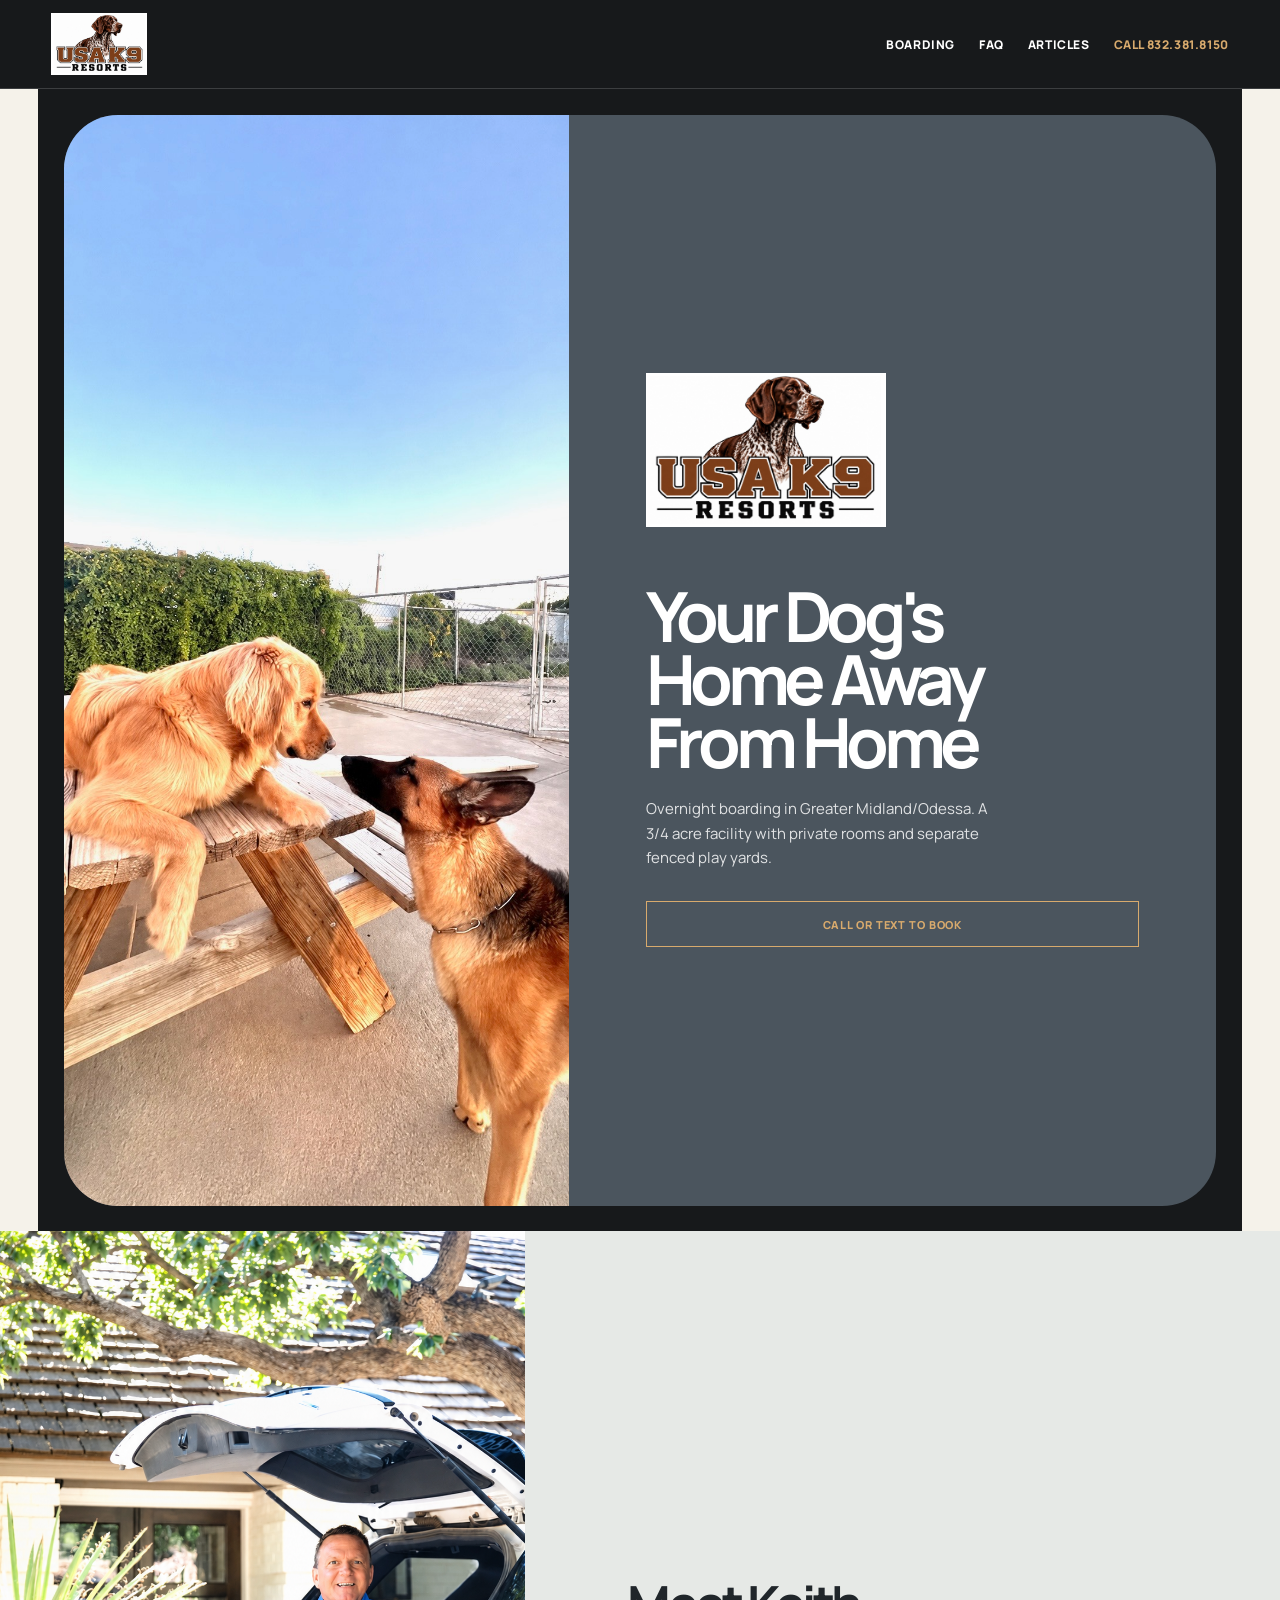
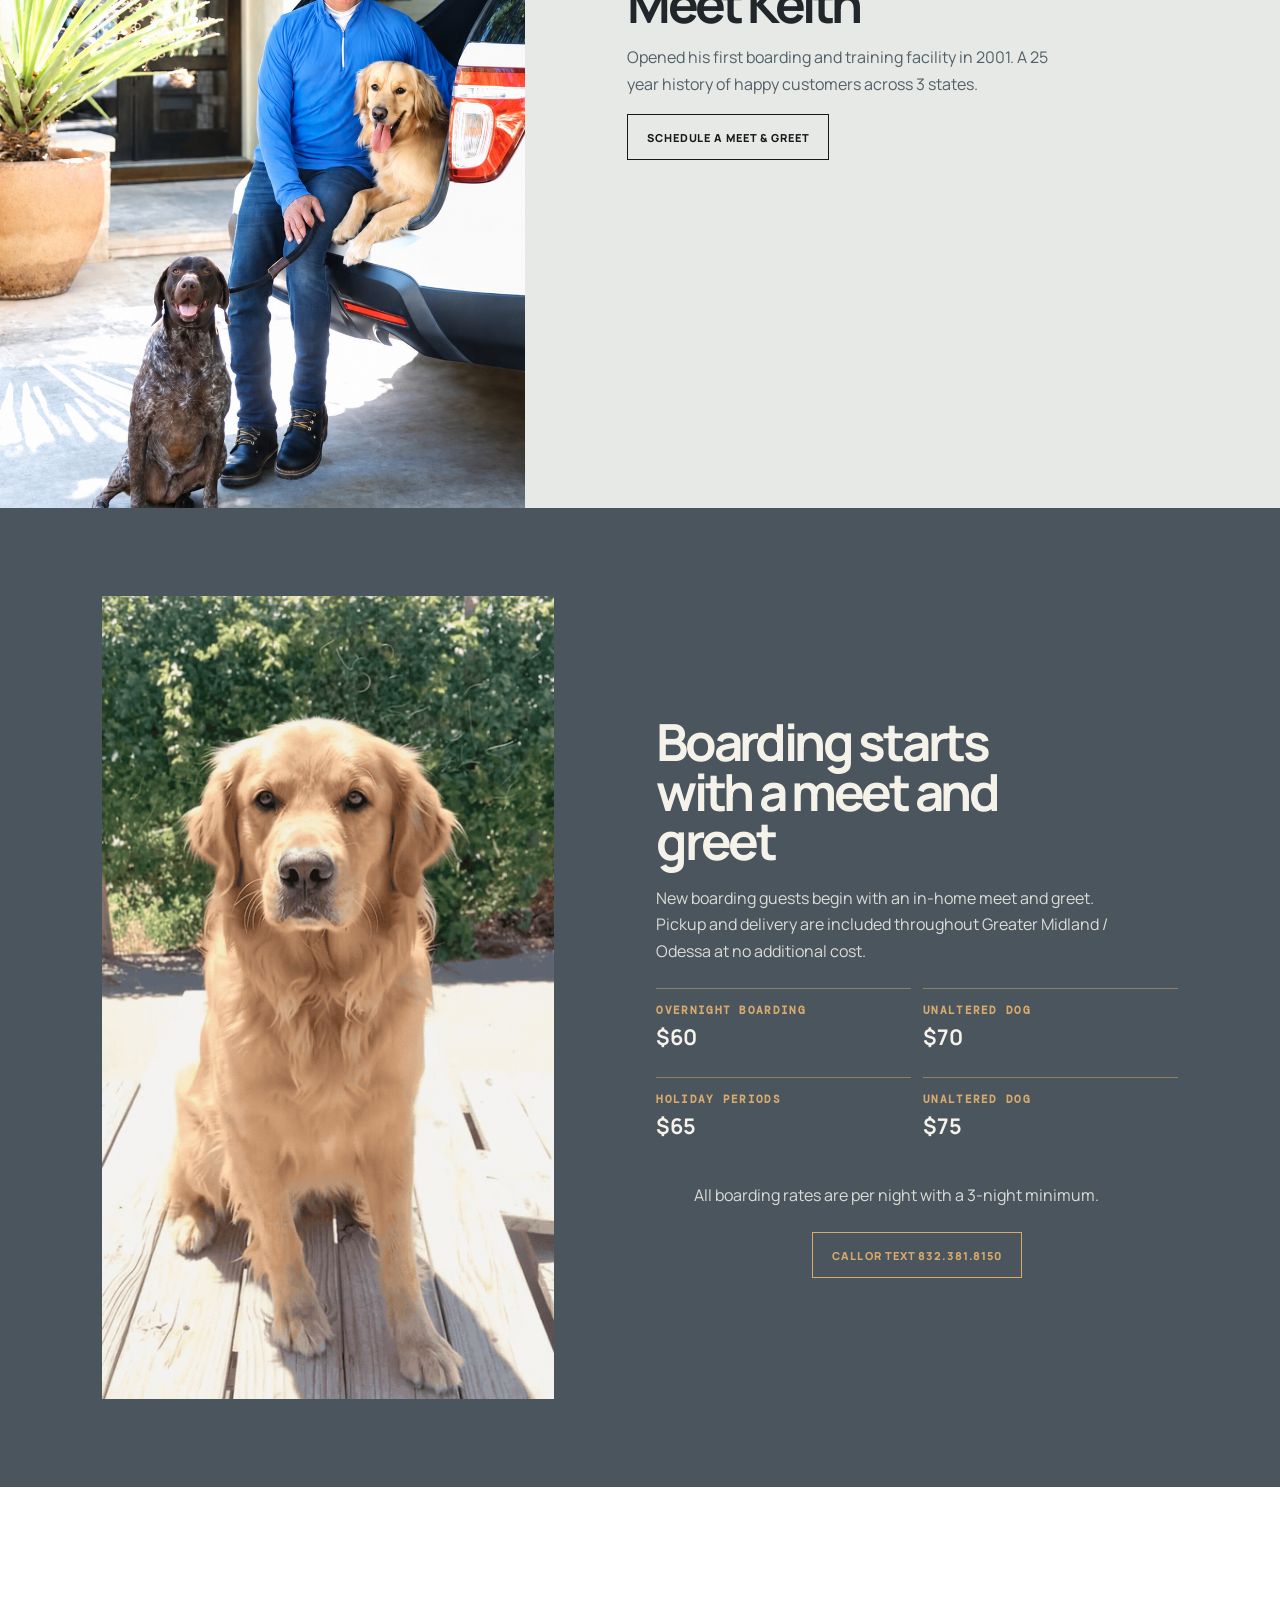
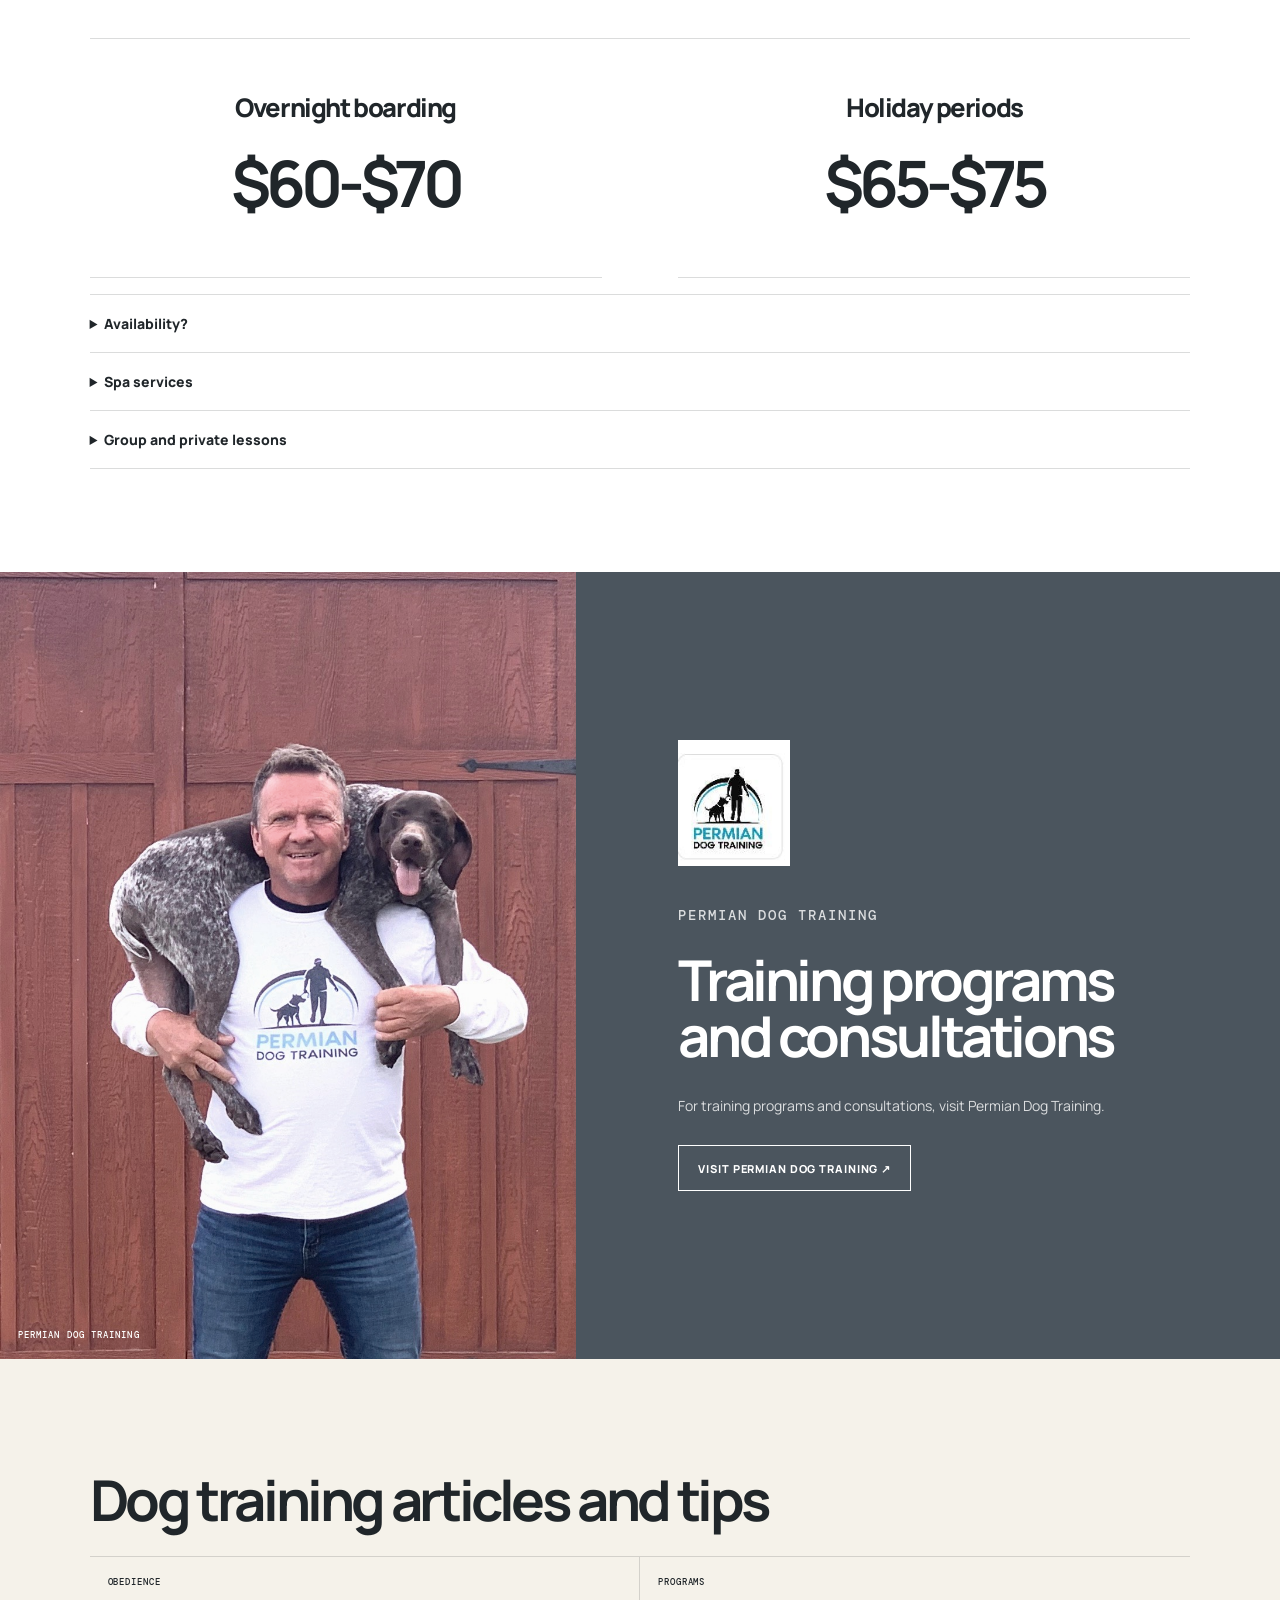
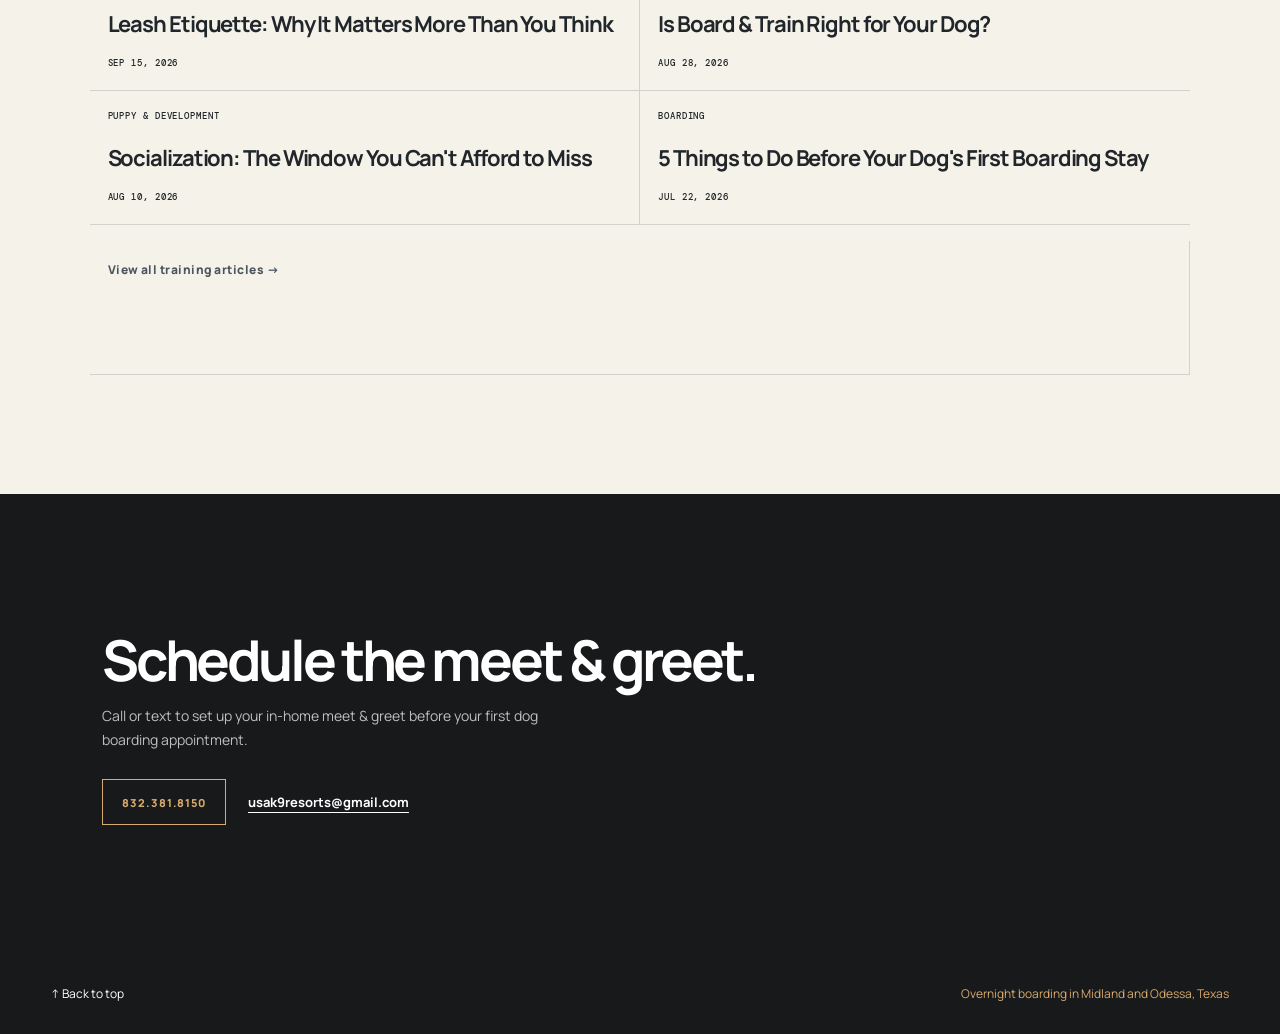
<file: index.html>
<!doctype html><html lang="en"><head><meta charset="utf-8"><meta name="viewport" content="width=device-width,initial-scale=1"><meta name="description" content="Overnight dog boarding in Greater Midland and Odessa, with an in-home meet and greet plus pickup and delivery included."><title>Dog boarding in Midland &amp; Odessa</title><meta property="og:title" content="Dog boarding in Midland &amp; Odessa"><meta property="og:description" content="Overnight dog boarding in Greater Midland and Odessa, with an in-home meet and greet plus pickup and delivery included."><meta property="og:type" content="website"><meta property="og:url" content="https://usak9resorts.com/"><meta property="og:image" content="https://usak9resorts.com/assets/usa-k9-resorts-new-logo.jpg"><meta property="og:image:width" content="1125"><meta property="og:image:height" content="719"><meta property="og:image:alt" content="USA K9 Resorts dog logo"><meta name="twitter:card" content="summary_large_image"><meta name="twitter:title" content="Dog boarding in Midland &amp; Odessa"><meta name="twitter:description" content="Overnight dog boarding in Greater Midland and Odessa, with an in-home meet and greet plus pickup and delivery included."><meta name="twitter:image" content="https://usak9resorts.com/assets/usa-k9-resorts-new-logo.jpg"><link rel="stylesheet" href="brand-directions.css?v=17"><link rel="stylesheet" href="site-pages.css?v=3"><link rel="stylesheet" href="home-overrides.css?v=6"><script src="home-motion.js?v=8" defer></script></head><body>
<nav class="site-nav"><a href="#top"><img src="assets/usa-k9-resorts-new-logo.jpg" alt="USA K9 Resorts"></a><div class="nav-links"><a href="#details">Boarding</a><a href="faq.html">FAQ</a><a href="blog.html">Articles</a><a class="nav-call" href="tel:8323818150">Call 832.381.8150</a></div></nav>
<main><section class="masthead-hero arrival-scene" id="top"><div class="arrival-back"><img src="assets/golden-shepherd.jpg" alt="Two dogs greeting across a picnic table outdoors"></div><div class="arrival-shade" aria-hidden="true"></div><div class="arrival-copy"><img class="arrival-logo" src="assets/usa-k9-resorts-new-logo.jpg" alt="USA K9 Resorts"><h1>Your Dog's Home <span class="mobile-line">Away From Home</span></h1><p>Overnight boarding in Greater Midland/Odessa. A 3/4 acre facility with private rooms and separate fenced play yards.</p><a class="phone-button gold" href="tel:8323818150">Call or text to book</a></div></section><section class="suv-feature" data-scene="keith"><figure><img src="assets/owner-photos/original/08-owner-suv-banner-source.jpg" alt="Keith standing beside an SUV with dogs"></figure><div><h2>Meet Keith</h2><p>Opened his first boarding and training facility in 2001. A 25 year history of happy customers across 3 states.</p><a class="button" href="tel:8323818150">Schedule a meet &amp; greet</a></div></section><section class="video-beat"><figure><video muted autoplay loop playsinline preload="metadata" poster="assets/golden-retriever-deck-poster.jpg" aria-describedby="deck-caption"><source src="assets/golden-retriever-deck.mp4" type="video/mp4"></video><img class="video-poster" src="assets/golden-retriever-deck-poster.jpg" alt="Golden retriever on a sunlit deck"><figcaption id="deck-caption">A golden retriever on a sunlit deck.</figcaption></figure><div><p class="kicker">Owner-supplied video</p><h2>A quiet moment on the deck.</h2><p>A golden retriever on a sunlit deck.</p></div></section><section class="photo-passage" aria-label="Dogs outdoors"><figure><img src="assets/shepherd-water.jpg" alt="German shepherd standing in shallow water"><figcaption>Outdoor time.</figcaption></figure><figure><img src="assets/owner-photos/original/11-black-white-grass.jpg" alt="Black and white dog standing in grass"><figcaption>One dog at a time.</figcaption></figure></section>
<section class="wind-release" data-scene="wind"><figure><img src="assets/golden-wind.jpg" alt="Golden retriever outdoors with windblown ears"></figure></section>
<section class="detail-ledger" id="details"><dl class="rate-ledger"><div><dt>Overnight boarding</dt><dd><strong>$60-$70</strong></dd></div><div><dt>Holiday periods</dt><dd><strong>$65-$75</strong></dd></div></dl><div class="detail-notes"><details><summary>Availability?</summary><p>We have only 20 spaces available for either K9 training dogs or overnight dog boarding guests. Pickup and delivery is included in the Greater Midland / Odessa area at no additional cost. If your dog is still intact, not altered, neutered or spayed, it is an additional $10 per night.</p></details><details><summary>Spa services</summary><p>Bath and brush, shedding, nail trimming and teeth brushing are available for boarding guests. Call for details.</p></details><details><summary>Group and private lessons</summary><p>Group lessons are offered at the Odessa facility. Private lessons are available for people who want to engage in the training process or have multiple dogs. Group lesson rate: $50 for one hour.</p></details></div></section>
<section class="training-bridge" id="training"><figure><img src="assets/owner-barn.jpg" alt="Trainer carrying a dog"><figcaption>Permian Dog Training</figcaption></figure><div><img class="pdt-original" src="assets/permiandogtraining-mark.jpg" alt="Permian Dog Training logo"><p class="eyebrow">Permian Dog Training</p><h2>Training programs and consultations</h2><p>For training programs and consultations, visit Permian Dog Training.</p><a class="phone-button dark" href="https://permiandogtraining.com/" target="_blank" rel="noreferrer">Visit Permian Dog Training ↗</a></div></section>
<section class="article-desk" id="articles"><h2>Dog training articles and tips</h2><div><a href="blog/leash-etiquette/"><span>Obedience</span><strong>Leash Etiquette: Why It Matters More Than You Think</strong><time datetime="2026-09-15">Sep 15, 2026</time></a><a href="blog/board-and-train/"><span>Programs</span><strong>Is Board &amp; Train Right for Your Dog?</strong><time datetime="2026-08-28">Aug 28, 2026</time></a><a href="blog/socialization/"><span>Puppy &amp; development</span><strong>Socialization: The Window You Can't Afford to Miss</strong><time datetime="2026-08-10">Aug 10, 2026</time></a><a href="blog/boarding-tips/"><span>Boarding</span><strong>5 Things to Do Before Your Dog's First Boarding Stay</strong><time datetime="2026-07-22">Jul 22, 2026</time></a></div><p><a class="read-link" href="blog.html">View all training articles →</a></p></section>
<section class="booking-close" id="contact"><h2>Schedule the meet &amp; greet.</h2><p>Call or text to set up your in-home meet &amp; greet before your first dog boarding appointment.</p><div><a class="phone-button gold" href="tel:8323818150">832.381.8150</a><a class="email-link" href="mailto:usak9resorts@gmail.com">usak9resorts@gmail.com</a></div></section></main><footer class="direction-footer"><a href="#top">↑ Back to top</a><span>Overnight boarding in Midland and Odessa, Texas</span></footer><script>const scenes=[...document.querySelectorAll('[data-scene]')];const reduce=matchMedia('(prefers-reduced-motion: reduce)');let ticking=false;function setScene(scene,p){scene.style.setProperty('--scene-p',p);if(scene.dataset.scene==='arrival'){scene.style.setProperty('--arrival-inset-y',`${9*(1-p)}%`);scene.style.setProperty('--arrival-inset-x',`${6*(1-p)}%`);scene.style.setProperty('--arrival-inset-left',`${35*(1-p)}%`);scene.style.setProperty('--arrival-mobile-inset',`${7*(1-p)}%`);scene.style.setProperty('--arrival-round',`${72*(1-p)}px`);scene.style.setProperty('--arrival-scale',String(1.02+p*.04));scene.style.setProperty('--arrival-image-y',`${p*-2}%`);scene.style.setProperty('--arrival-copy-y',`${p*-18}px`)}else if(scene.dataset.scene==='keith'){scene.style.setProperty('--keith-progress',String(p))}else{scene.style.setProperty('--wind-scale',String(1.03-p*.04))}}function updateScenes(){ticking=false;scenes.forEach(scene=>{const r=scene.getBoundingClientRect();const travel=Math.max(1,r.height-innerHeight);const progress=scene.dataset.scene==='keith'?(innerHeight-r.top)/(r.height+innerHeight):-r.top/travel;setScene(scene,reduce.matches?0:Math.max(0,Math.min(1,progress)))})}addEventListener('scroll',()=>{if(!ticking){ticking=true;requestAnimationFrame(updateScenes)}},{passive:true});reduce.addEventListener('change',updateScenes);updateScenes();</script></body></html>
</file>
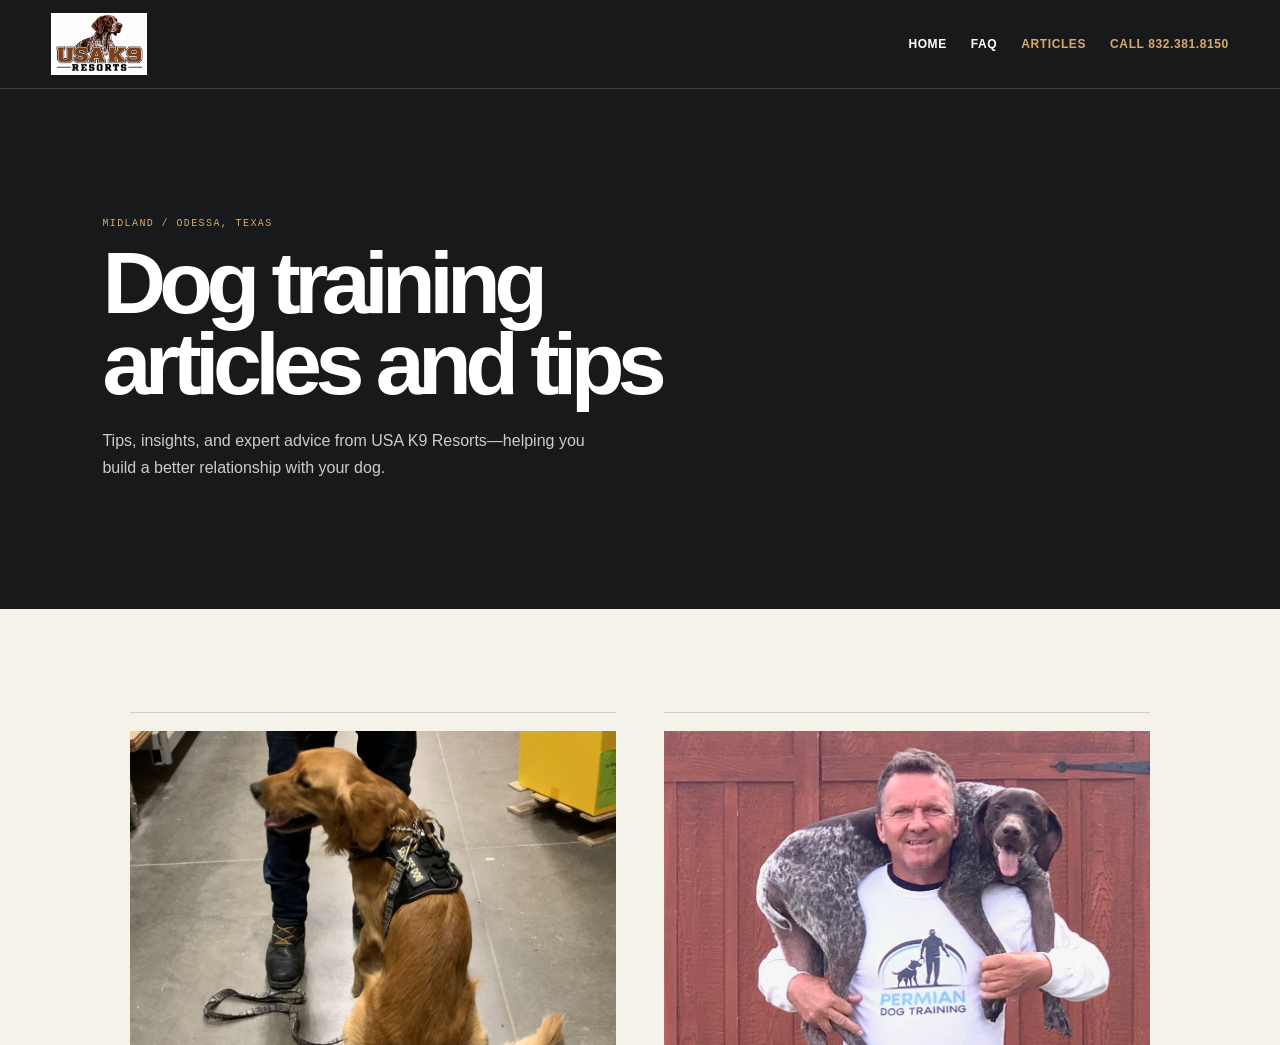
<file: blog/index.html>
<!doctype html>
<html lang="en">
  <head>
    <meta charset="utf-8">
    <meta http-equiv="refresh" content="0; url=../blog.html">
    <link rel="canonical" href="../blog.html">
    <title>Dog Training Articles &amp; Tips | USA K9 Resorts</title>
  </head>
  <body><a href="../blog.html">Open USA K9 Resorts articles</a></body>
</html>
</file>
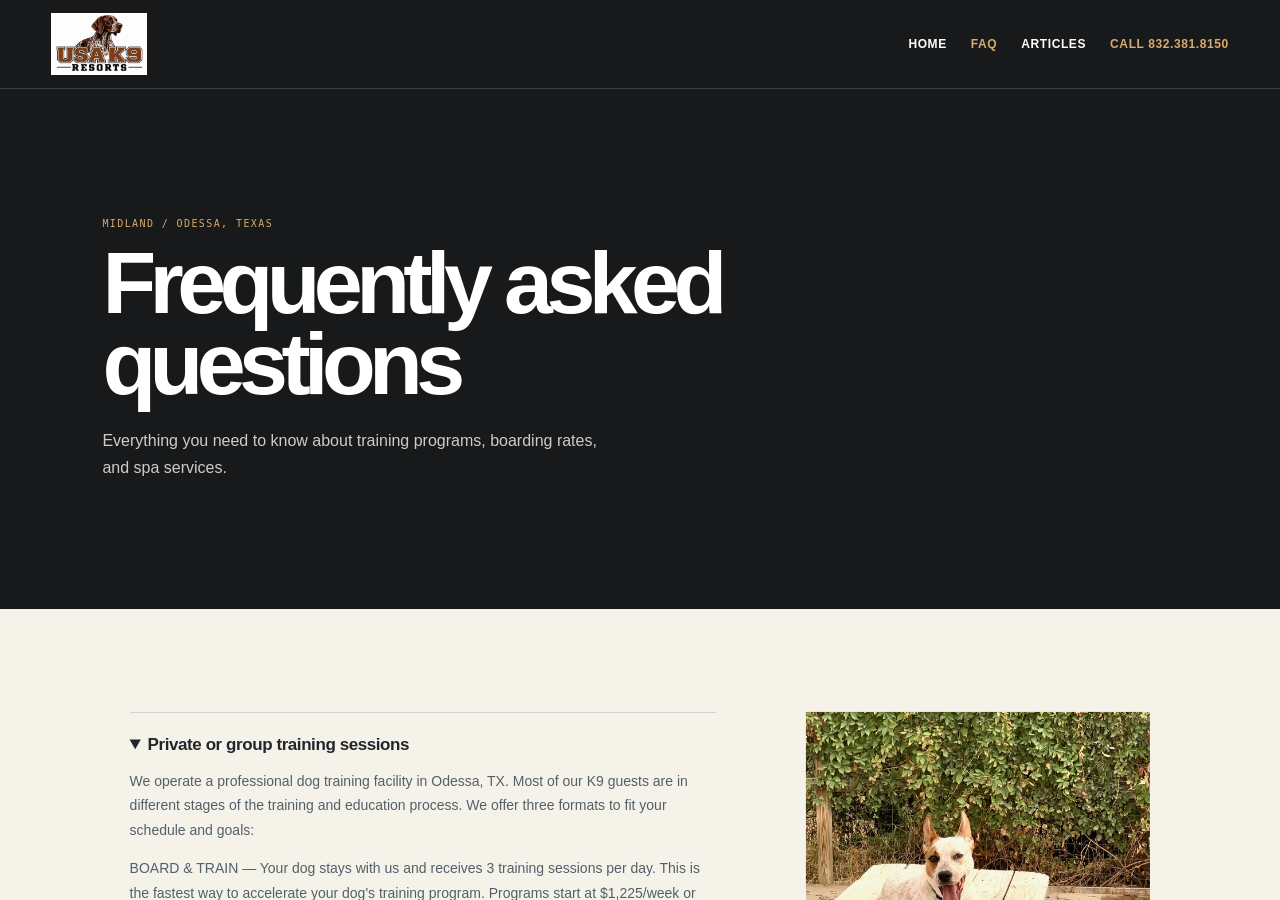
<file: faq/index.html>
<!doctype html>
<html lang="en">
  <head>
    <meta charset="utf-8">
    <meta http-equiv="refresh" content="0; url=../faq.html">
    <link rel="canonical" href="../faq.html">
    <title>FAQ | USA K9 Resorts</title>
  </head>
  <body><a href="../faq.html">Open the USA K9 Resorts FAQ</a></body>
</html>
</file>
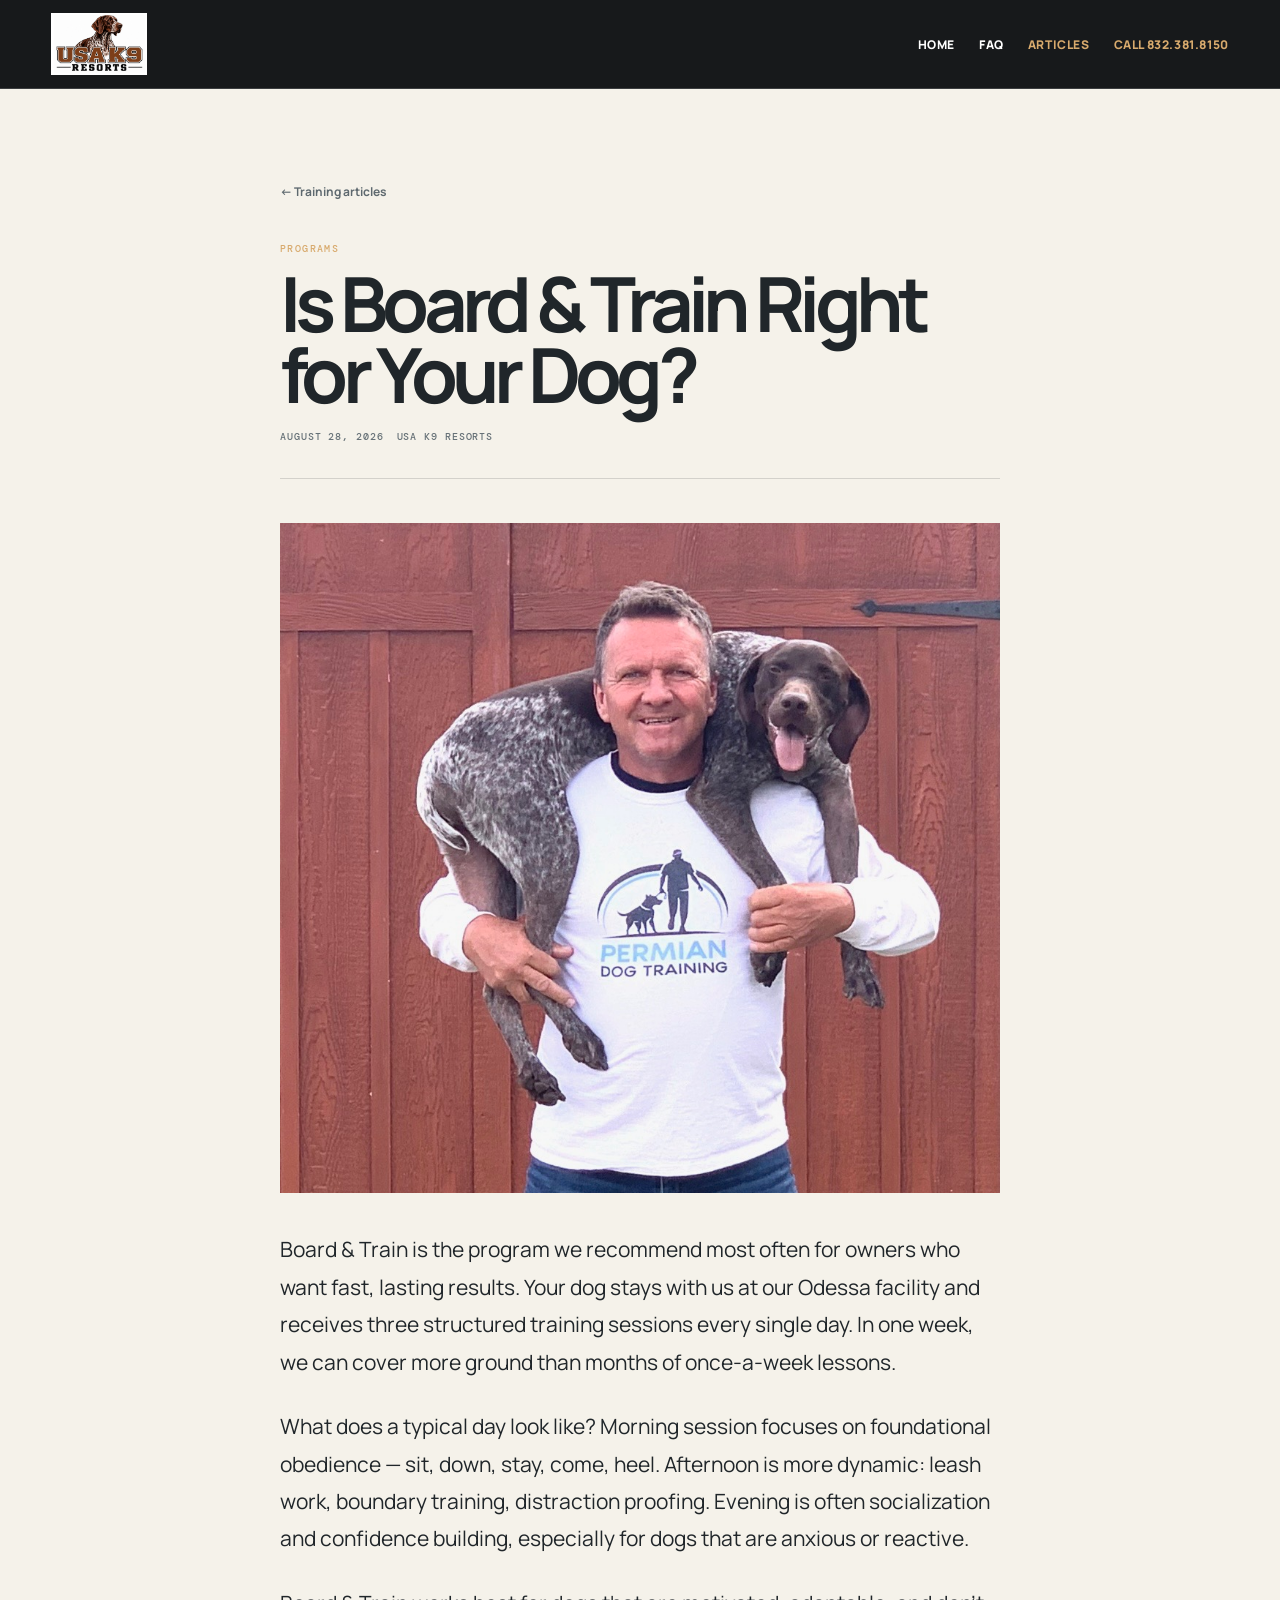
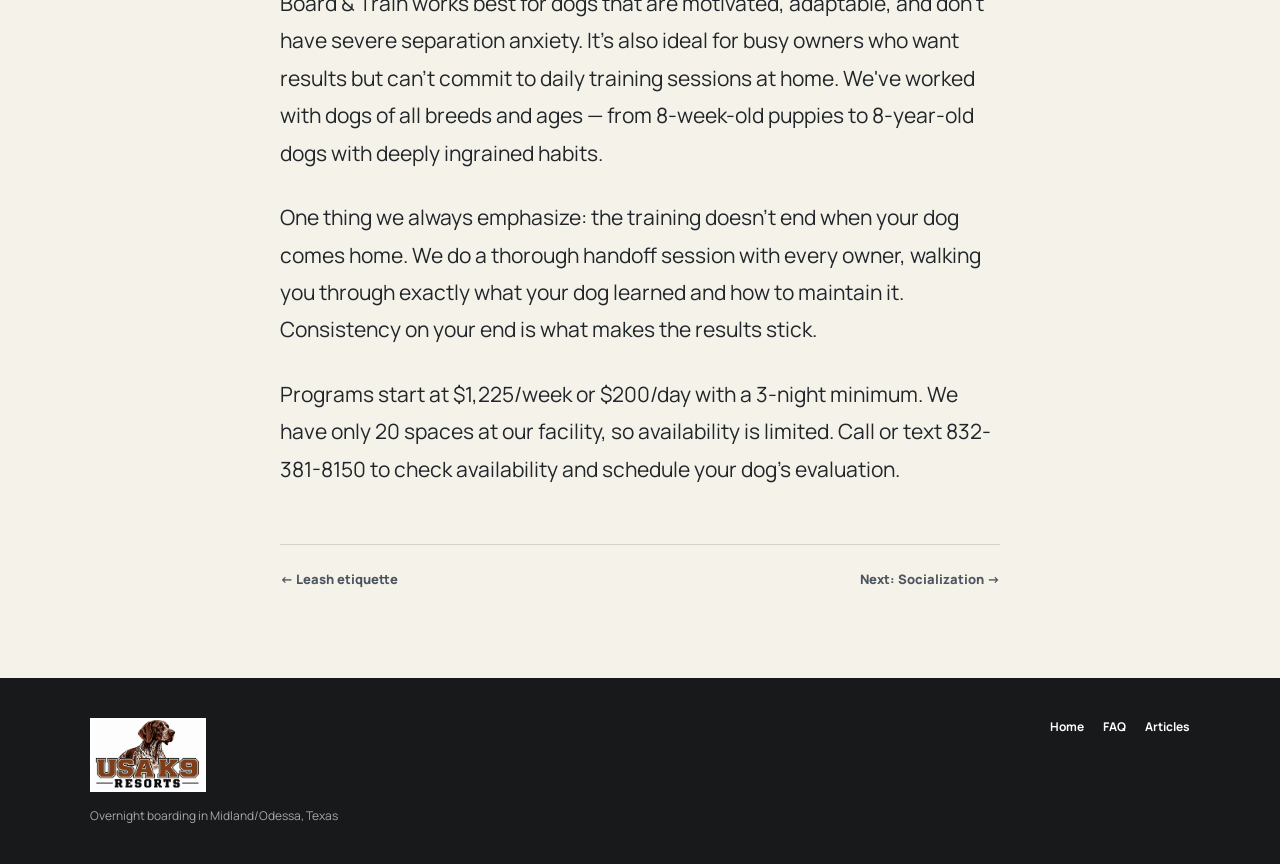
<file: blog/board-and-train/index.html>
<!doctype html><html lang="en"><head><meta charset="utf-8"><meta name="viewport" content="width=device-width,initial-scale=1"><title>Is Board &amp; Train Right for Your Dog? | USA K9 Resorts</title><meta name="description" content="Board and Train information from USA K9 Resorts in Midland/Odessa, Texas."><link rel="stylesheet" href="../../site-pages.css"></head><body><header class="site-nav"><a href="../../brand-lodge.html"><img src="../../assets/usa-k9-resorts-new-logo.jpg" alt="USA K9 Resorts"></a><nav class="nav-links" aria-label="Primary"><a href="../../brand-lodge.html">Home</a><a href="../../faq.html">FAQ</a><a aria-current="page" href="../../blog.html">Articles</a><a class="nav-call" href="tel:8323818150">Call 832.381.8150</a></nav></header><main><article class="article-shell"><a class="breadcrumb" href="../../blog.html">← Training articles</a><header class="article-head"><p class="kicker">Programs</p><h1>Is Board &amp; Train Right for Your Dog?</h1><div class="article-meta"><time datetime="2026-08-28">August 28, 2026</time><span>USA K9 Resorts</span></div></header><figure class="article-figure"><img src="../../assets/owner-photos/original/04-owner-barn.jpg" alt="Trainer carrying a dog outside a red barn"><figcaption>Owner-supplied photograph.</figcaption></figure><div class="article-body"><p>Board &amp; Train is the program we recommend most often for owners who want fast, lasting results. Your dog stays with us at our Odessa facility and receives three structured training sessions every single day. In one week, we can cover more ground than months of once-a-week lessons.</p><p>What does a typical day look like? Morning session focuses on foundational obedience — sit, down, stay, come, heel. Afternoon is more dynamic: leash work, boundary training, distraction proofing. Evening is often socialization and confidence building, especially for dogs that are anxious or reactive.</p><p>Board &amp; Train works best for dogs that are motivated, adaptable, and don't have severe separation anxiety. It's also ideal for busy owners who want results but can't commit to daily training sessions at home. We've worked with dogs of all breeds and ages — from 8-week-old puppies to 8-year-old dogs with deeply ingrained habits.</p><p>One thing we always emphasize: the training doesn't end when your dog comes home. We do a thorough handoff session with every owner, walking you through exactly what your dog learned and how to maintain it. Consistency on your end is what makes the results stick.</p><p>Programs start at $1,225/week or $200/day with a 3-night minimum. We have only 20 spaces at our facility, so availability is limited. Call or text 832-381-8150 to check availability and schedule your dog's evaluation.</p></div><nav class="article-next" aria-label="Article navigation"><a href="../leash-etiquette/">← Leash etiquette</a><a href="../socialization/">Next: Socialization →</a></nav></article></main><footer class="site-footer"><div><div><img src="../../assets/usa-k9-resorts-new-logo.jpg" alt="USA K9 Resorts"><p>Overnight boarding in Midland/Odessa, Texas</p></div><nav aria-label="Footer"><a href="../../brand-lodge.html">Home</a><a href="../../faq.html">FAQ</a><a href="../../blog.html">Articles</a></nav></div></footer></body></html>
</file>
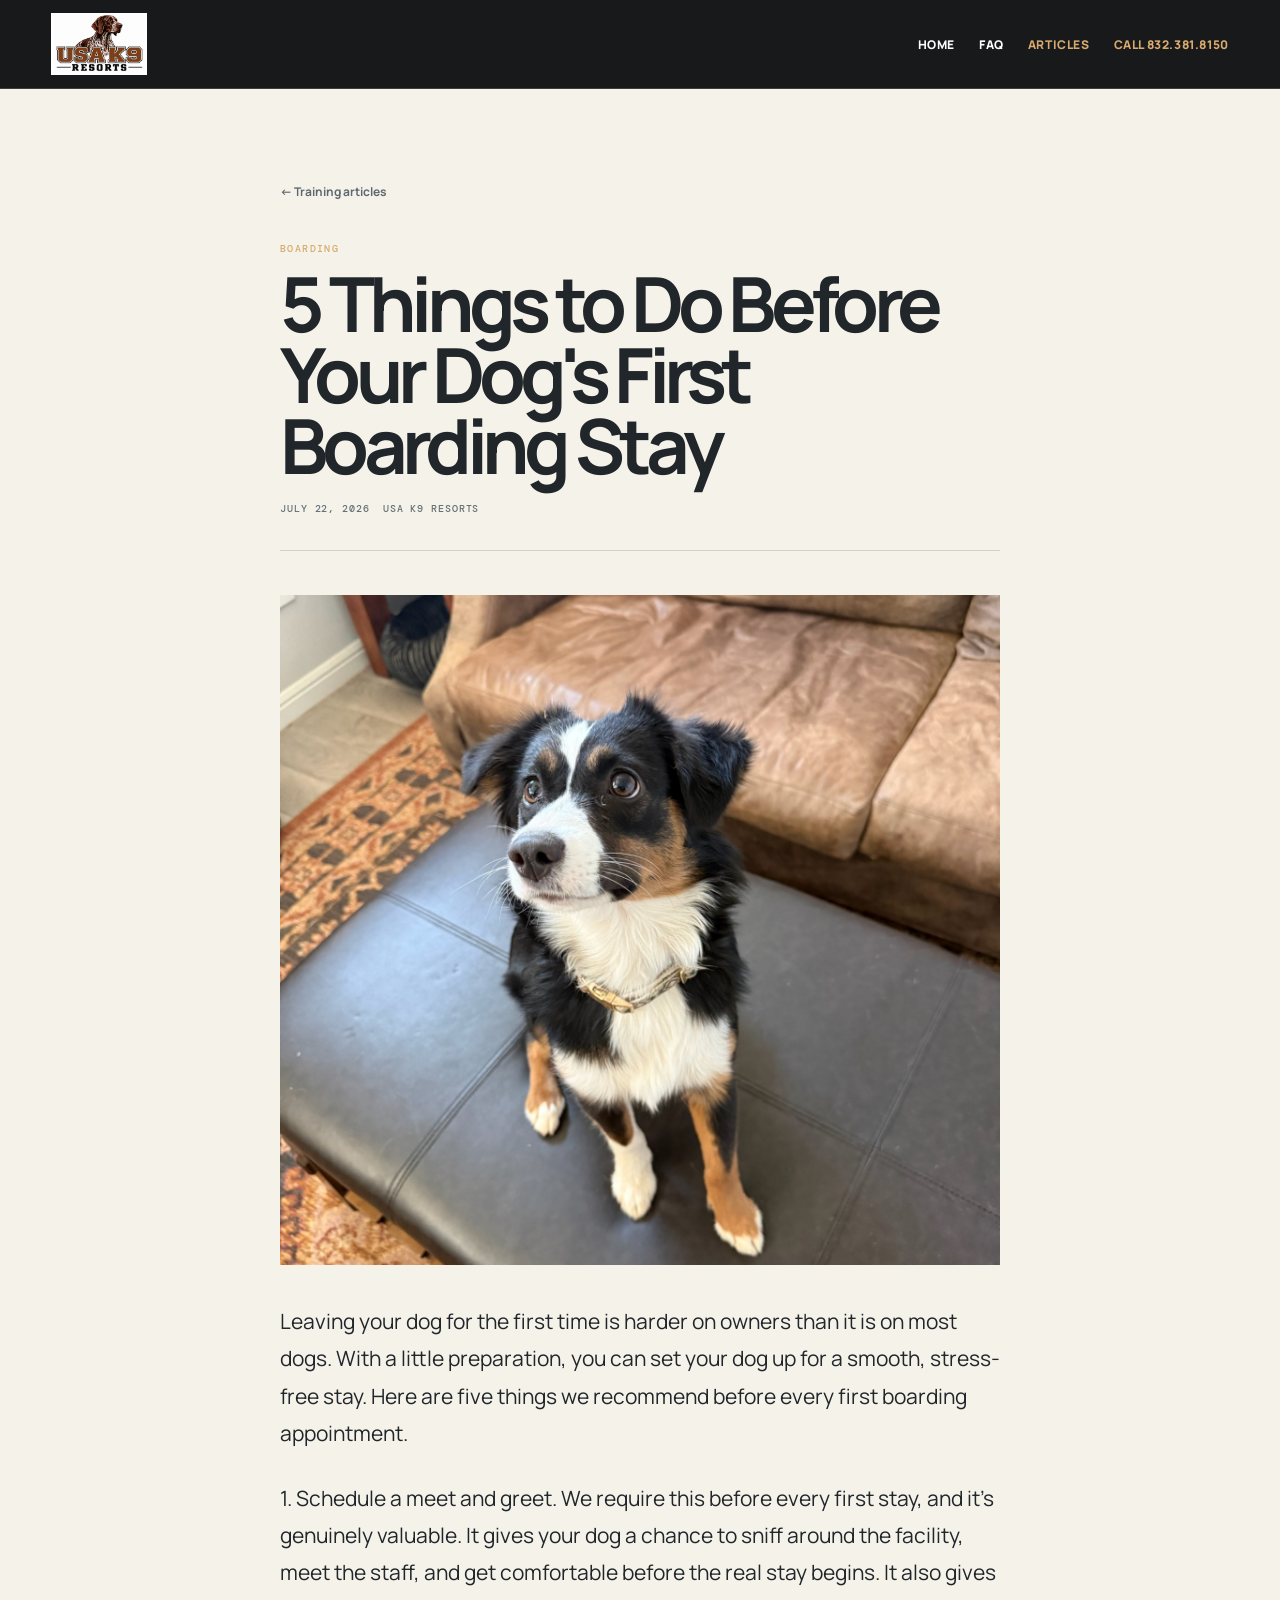
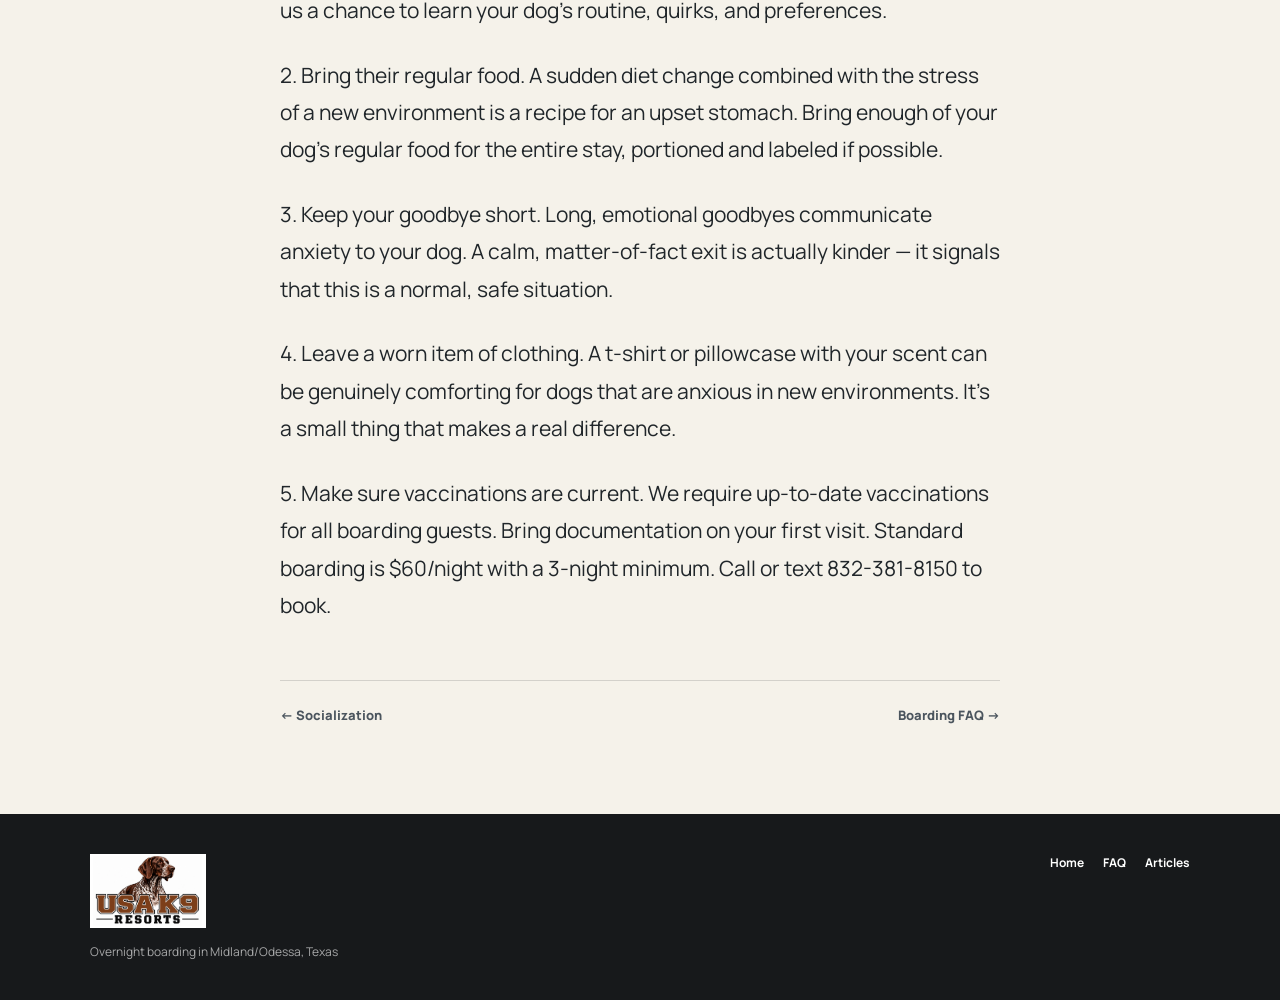
<file: blog/boarding-tips/index.html>
<!doctype html><html lang="en"><head><meta charset="utf-8"><meta name="viewport" content="width=device-width,initial-scale=1"><title>5 Things to Do Before Your Dog's First Boarding Stay | USA K9 Resorts</title><meta name="description" content="Boarding preparation tips from USA K9 Resorts in Midland/Odessa, Texas."><link rel="stylesheet" href="../../site-pages.css"></head><body><header class="site-nav"><a href="../../brand-lodge.html"><img src="../../assets/usa-k9-resorts-new-logo.jpg" alt="USA K9 Resorts"></a><nav class="nav-links" aria-label="Primary"><a href="../../brand-lodge.html">Home</a><a href="../../faq.html">FAQ</a><a aria-current="page" href="../../blog.html">Articles</a><a class="nav-call" href="tel:8323818150">Call 832.381.8150</a></nav></header><main><article class="article-shell"><a class="breadcrumb" href="../../blog.html">← Training articles</a><header class="article-head"><p class="kicker">Boarding</p><h1>5 Things to Do Before Your Dog's First Boarding Stay</h1><div class="article-meta"><time datetime="2026-07-22">July 22, 2026</time><span>USA K9 Resorts</span></div></header><figure class="article-figure"><img src="../../assets/owner-photos/original/02-tricolor-ottoman.jpg" alt="Tricolor dog sitting indoors on an ottoman"><figcaption>Owner-supplied photograph.</figcaption></figure><div class="article-body"><p>Leaving your dog for the first time is harder on owners than it is on most dogs. With a little preparation, you can set your dog up for a smooth, stress-free stay. Here are five things we recommend before every first boarding appointment.</p><p>1. Schedule a meet and greet. We require this before every first stay, and it's genuinely valuable. It gives your dog a chance to sniff around the facility, meet the staff, and get comfortable before the real stay begins. It also gives us a chance to learn your dog's routine, quirks, and preferences.</p><p>2. Bring their regular food. A sudden diet change combined with the stress of a new environment is a recipe for an upset stomach. Bring enough of your dog's regular food for the entire stay, portioned and labeled if possible.</p><p>3. Keep your goodbye short. Long, emotional goodbyes communicate anxiety to your dog. A calm, matter-of-fact exit is actually kinder — it signals that this is a normal, safe situation.</p><p>4. Leave a worn item of clothing. A t-shirt or pillowcase with your scent can be genuinely comforting for dogs that are anxious in new environments. It's a small thing that makes a real difference.</p><p>5. Make sure vaccinations are current. We require up-to-date vaccinations for all boarding guests. Bring documentation on your first visit. Standard boarding is $60/night with a 3-night minimum. Call or text 832-381-8150 to book.</p></div><nav class="article-next" aria-label="Article navigation"><a href="../socialization/">← Socialization</a><a href="../../faq.html">Boarding FAQ →</a></nav></article></main><footer class="site-footer"><div><div><img src="../../assets/usa-k9-resorts-new-logo.jpg" alt="USA K9 Resorts"><p>Overnight boarding in Midland/Odessa, Texas</p></div><nav aria-label="Footer"><a href="../../brand-lodge.html">Home</a><a href="../../faq.html">FAQ</a><a href="../../blog.html">Articles</a></nav></div></footer></body></html>
</file>
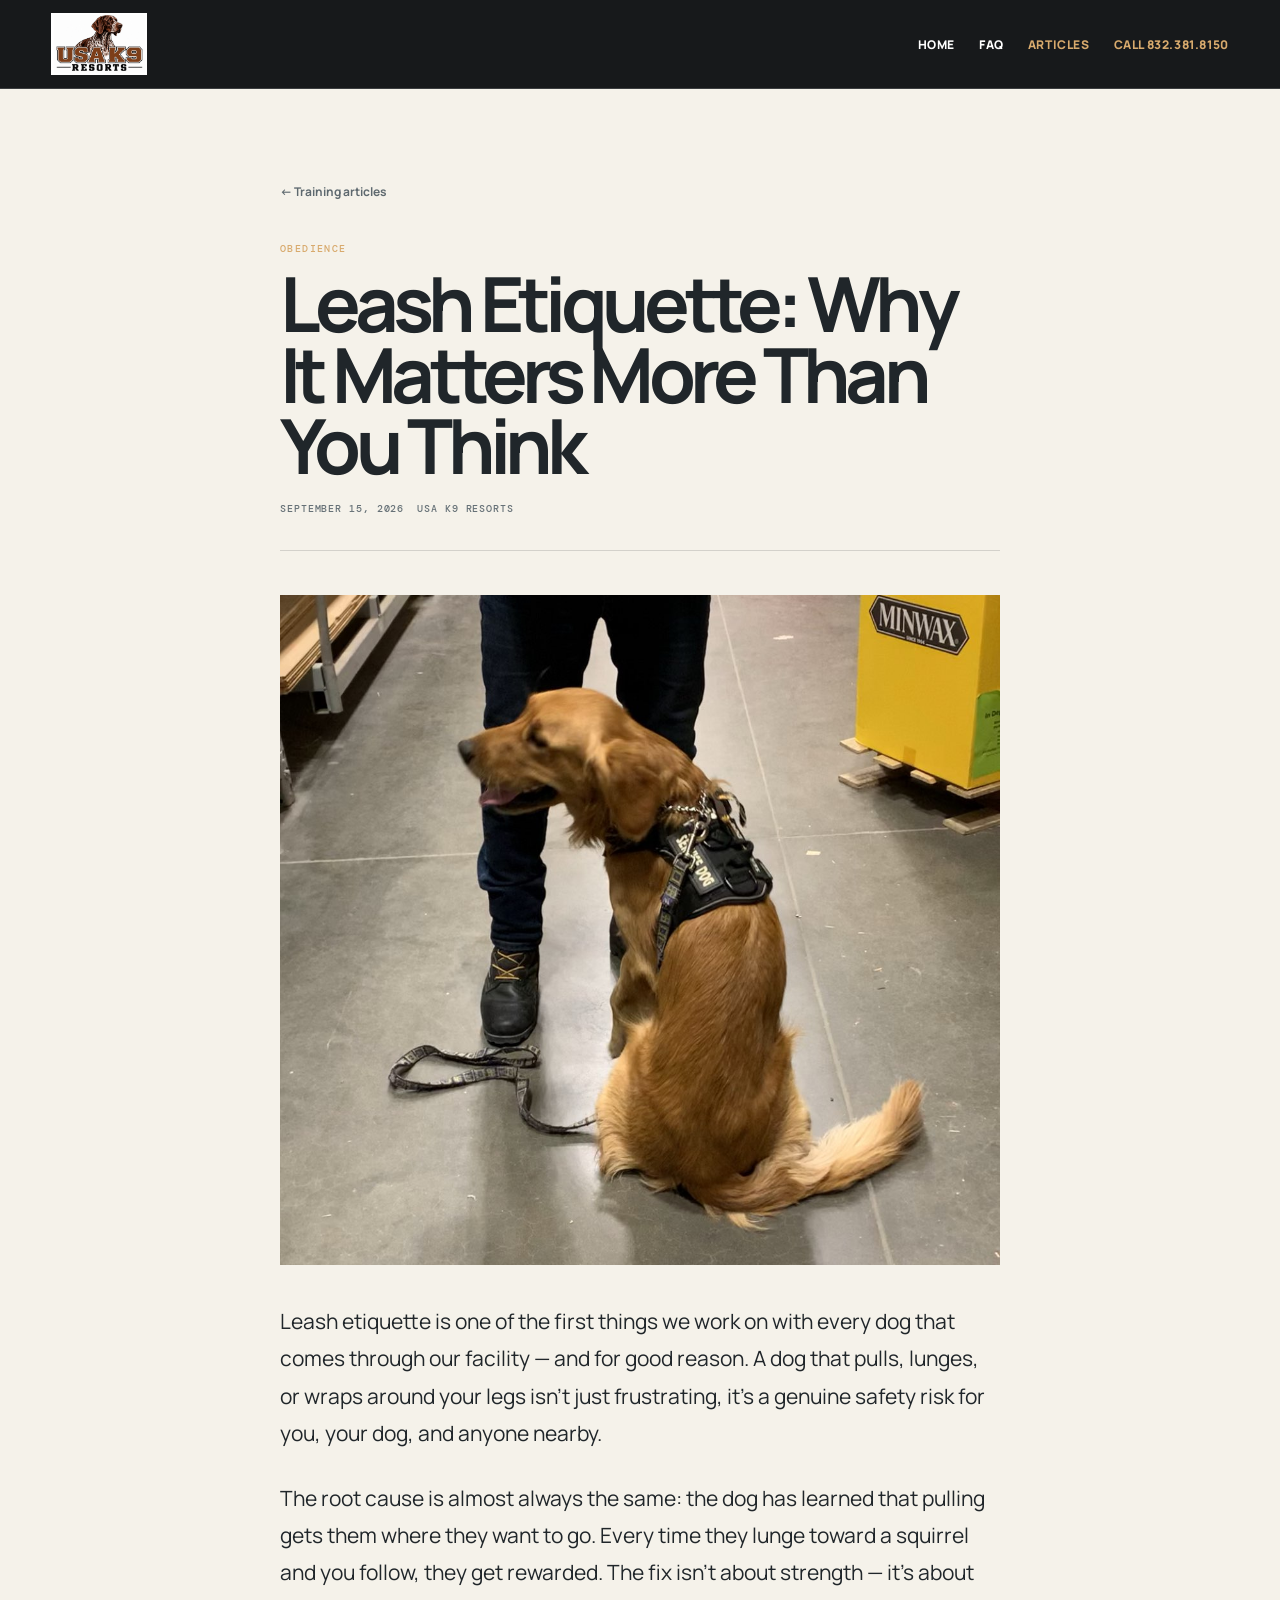
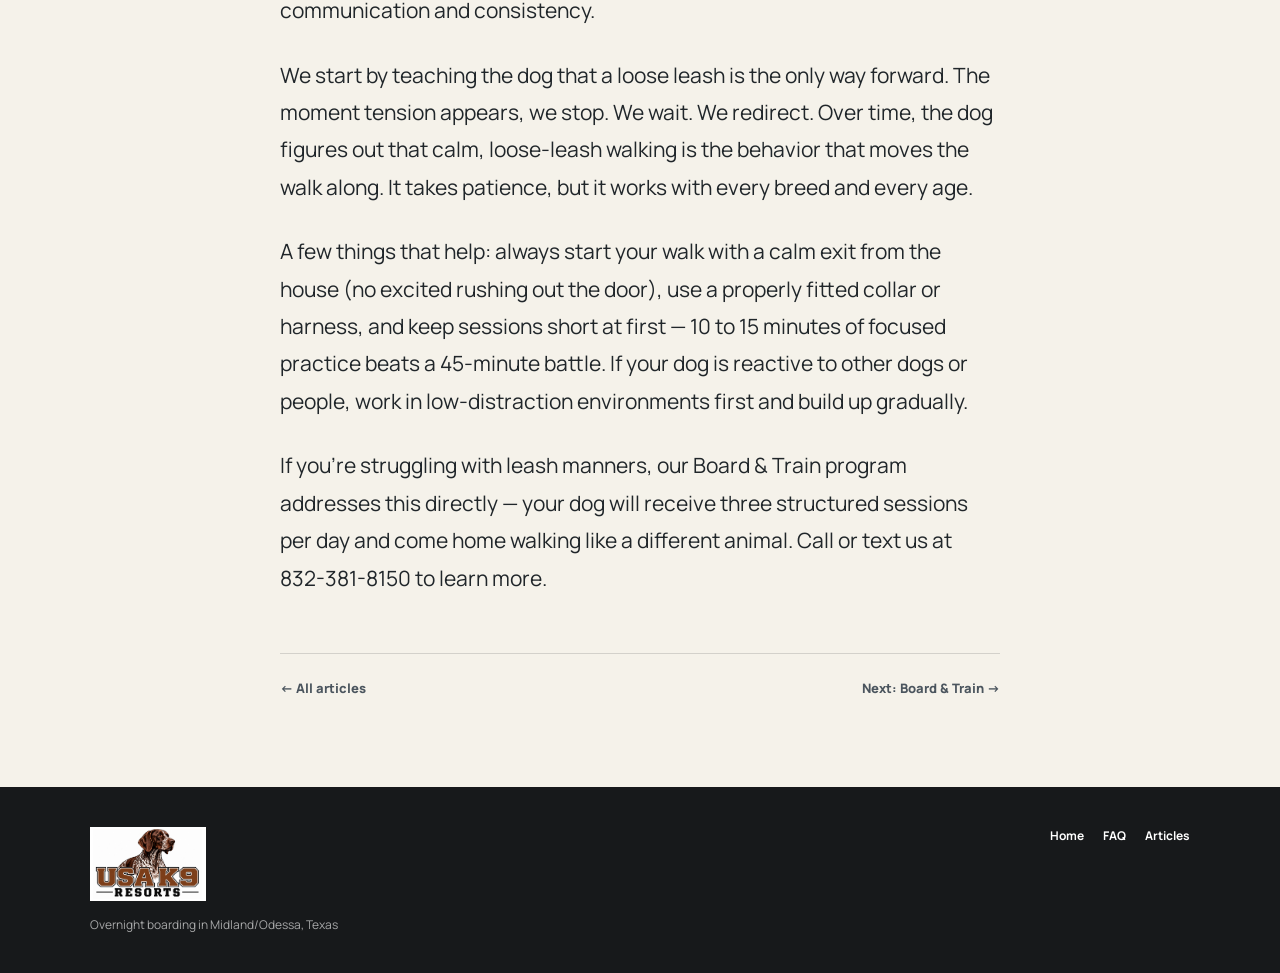
<file: blog/leash-etiquette/index.html>
<!doctype html><html lang="en"><head><meta charset="utf-8"><meta name="viewport" content="width=device-width,initial-scale=1"><title>Leash Etiquette: Why It Matters More Than You Think | USA K9 Resorts</title><meta name="description" content="Leash etiquette advice from USA K9 Resorts in Midland/Odessa, Texas."><link rel="stylesheet" href="../../site-pages.css"></head><body><header class="site-nav"><a href="../../brand-lodge.html"><img src="../../assets/usa-k9-resorts-new-logo.jpg" alt="USA K9 Resorts"></a><nav class="nav-links" aria-label="Primary"><a href="../../brand-lodge.html">Home</a><a href="../../faq.html">FAQ</a><a aria-current="page" href="../../blog.html">Articles</a><a class="nav-call" href="tel:8323818150">Call 832.381.8150</a></nav></header><main><article class="article-shell"><a class="breadcrumb" href="../../blog.html">← Training articles</a><header class="article-head"><p class="kicker">Obedience</p><h1>Leash Etiquette: Why It Matters More Than You Think</h1><div class="article-meta"><time datetime="2026-09-15">September 15, 2026</time><span>USA K9 Resorts</span></div></header><figure class="article-figure"><img src="../../assets/owner-photos/original/01-hardware-store-golden.jpg" alt="Golden retriever beside a handler in a hardware store aisle"><figcaption>Owner-supplied photograph.</figcaption></figure><div class="article-body"><p>Leash etiquette is one of the first things we work on with every dog that comes through our facility — and for good reason. A dog that pulls, lunges, or wraps around your legs isn't just frustrating, it's a genuine safety risk for you, your dog, and anyone nearby.</p><p>The root cause is almost always the same: the dog has learned that pulling gets them where they want to go. Every time they lunge toward a squirrel and you follow, they get rewarded. The fix isn't about strength — it's about communication and consistency.</p><p>We start by teaching the dog that a loose leash is the only way forward. The moment tension appears, we stop. We wait. We redirect. Over time, the dog figures out that calm, loose-leash walking is the behavior that moves the walk along. It takes patience, but it works with every breed and every age.</p><p>A few things that help: always start your walk with a calm exit from the house (no excited rushing out the door), use a properly fitted collar or harness, and keep sessions short at first — 10 to 15 minutes of focused practice beats a 45-minute battle. If your dog is reactive to other dogs or people, work in low-distraction environments first and build up gradually.</p><p>If you're struggling with leash manners, our Board &amp; Train program addresses this directly — your dog will receive three structured sessions per day and come home walking like a different animal. Call or text us at 832-381-8150 to learn more.</p></div><nav class="article-next" aria-label="Article navigation"><a href="../../blog.html">← All articles</a><a href="../board-and-train/">Next: Board &amp; Train →</a></nav></article></main><footer class="site-footer"><div><div><img src="../../assets/usa-k9-resorts-new-logo.jpg" alt="USA K9 Resorts"><p>Overnight boarding in Midland/Odessa, Texas</p></div><nav aria-label="Footer"><a href="../../brand-lodge.html">Home</a><a href="../../faq.html">FAQ</a><a href="../../blog.html">Articles</a></nav></div></footer></body></html>
</file>
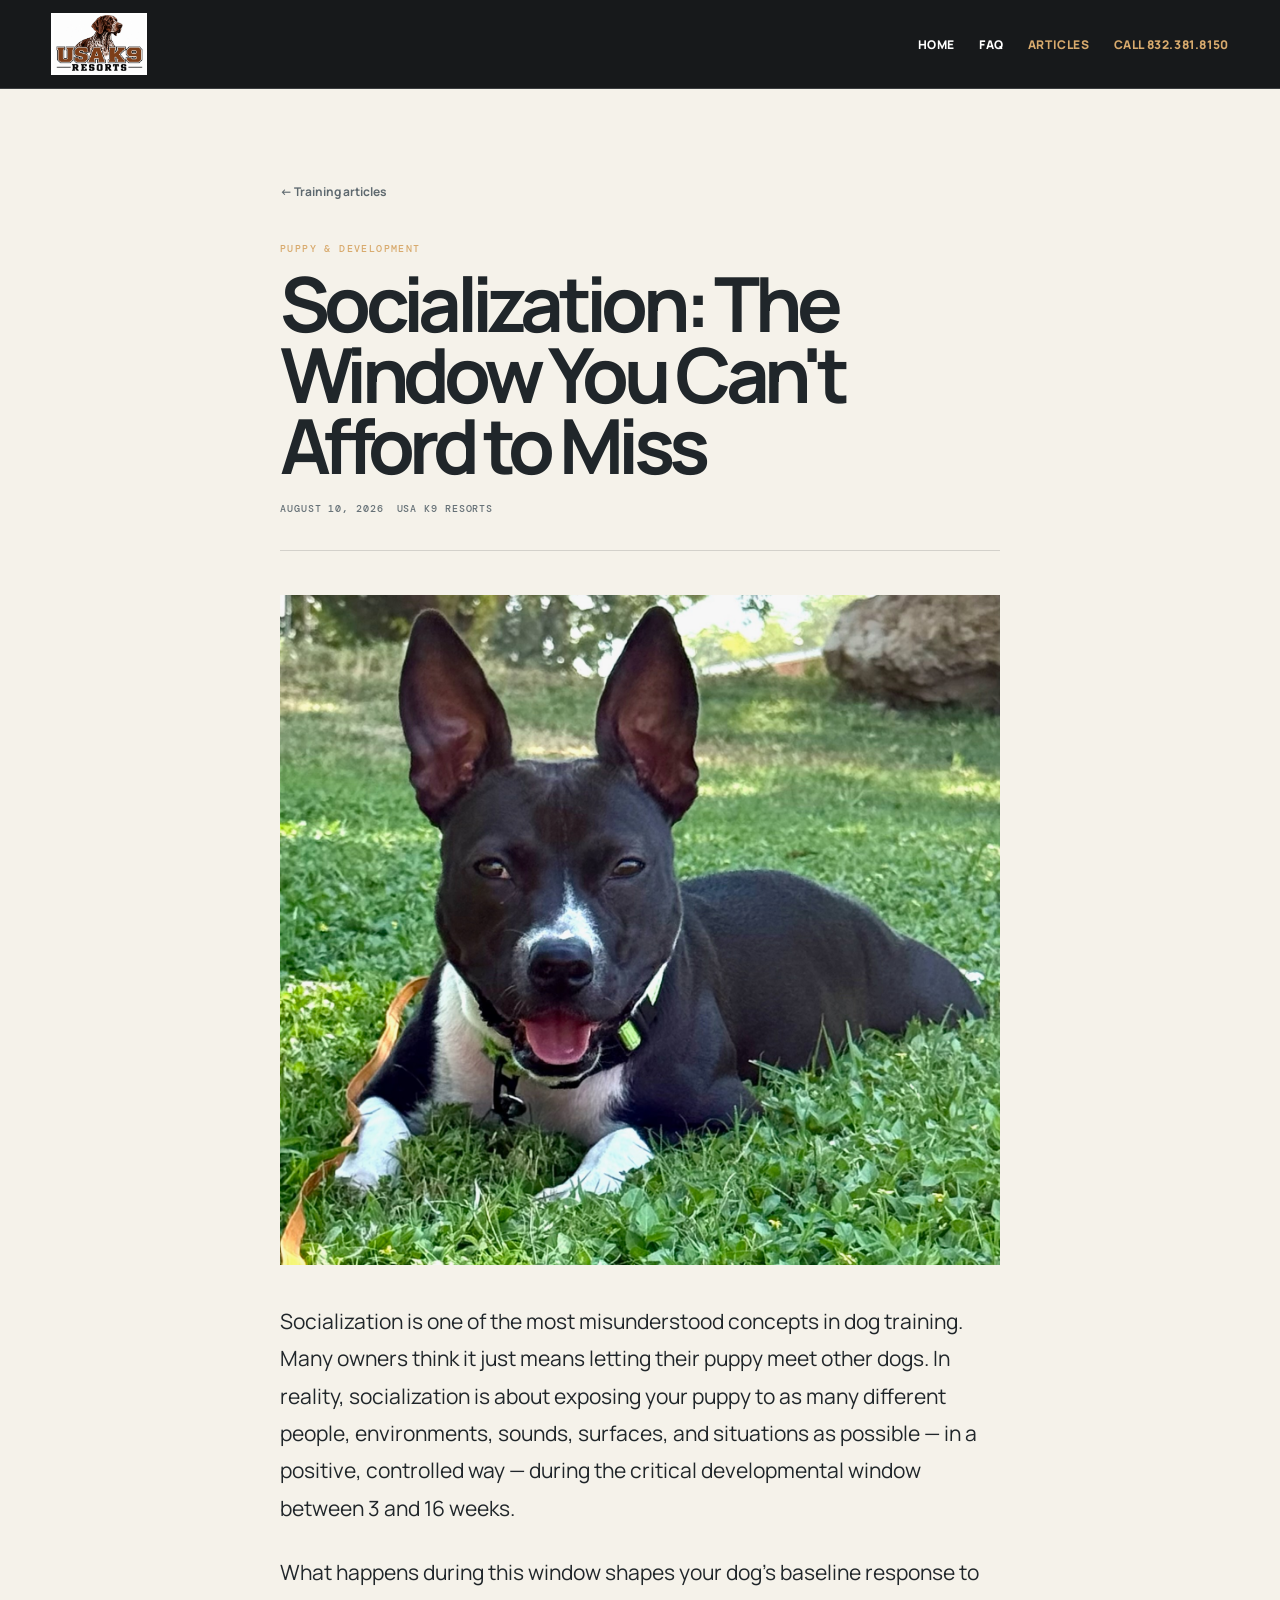
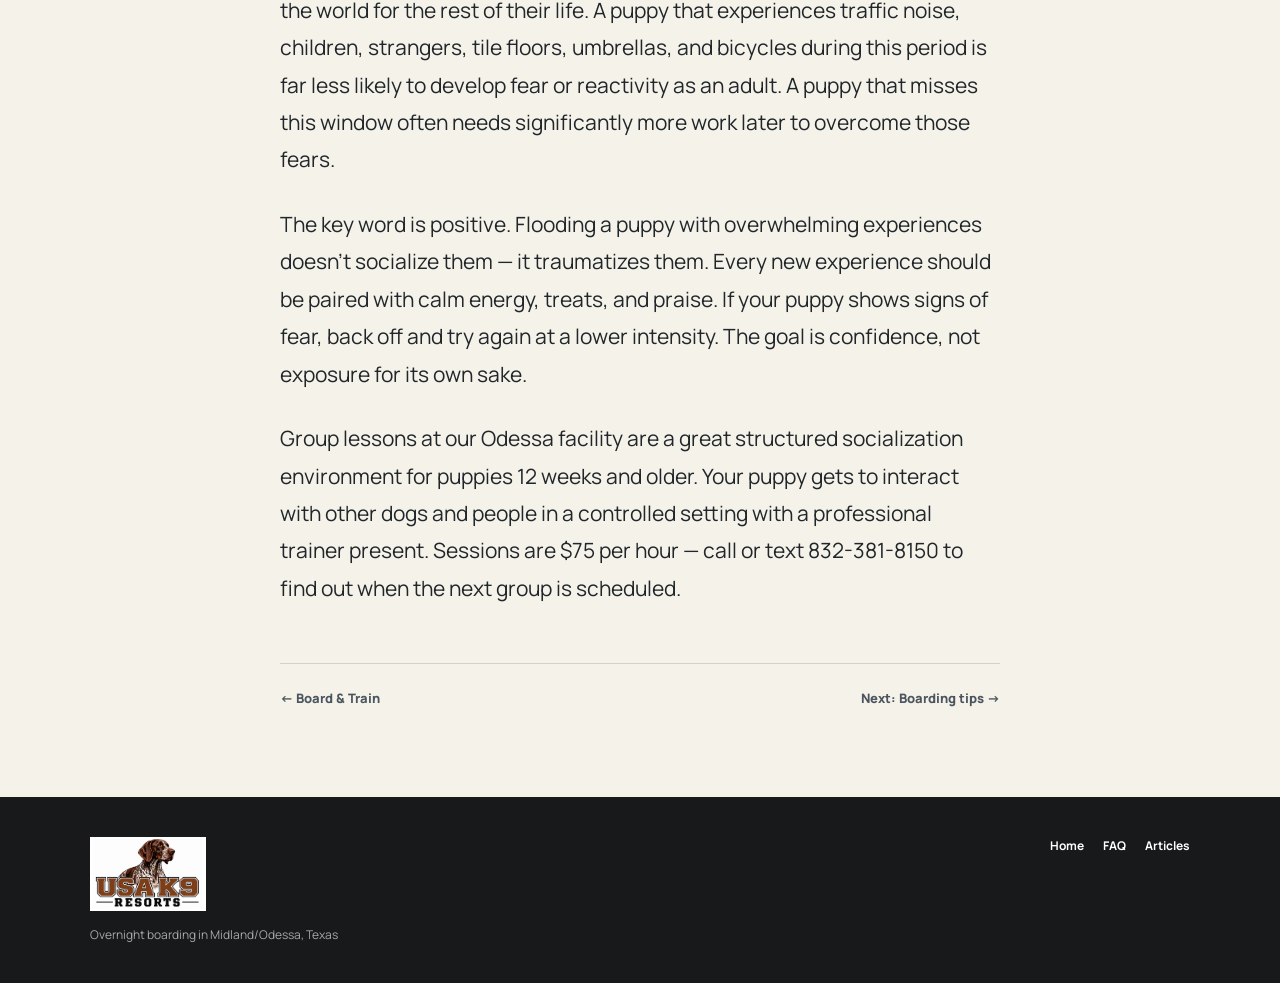
<file: blog/socialization/index.html>
<!doctype html><html lang="en"><head><meta charset="utf-8"><meta name="viewport" content="width=device-width,initial-scale=1"><title>Socialization: The Window You Can't Afford to Miss | USA K9 Resorts</title><meta name="description" content="Puppy socialization advice from USA K9 Resorts in Midland/Odessa, Texas."><link rel="stylesheet" href="../../site-pages.css"></head><body><header class="site-nav"><a href="../../brand-lodge.html"><img src="../../assets/usa-k9-resorts-new-logo.jpg" alt="USA K9 Resorts"></a><nav class="nav-links" aria-label="Primary"><a href="../../brand-lodge.html">Home</a><a href="../../faq.html">FAQ</a><a aria-current="page" href="../../blog.html">Articles</a><a class="nav-call" href="tel:8323818150">Call 832.381.8150</a></nav></header><main><article class="article-shell"><a class="breadcrumb" href="../../blog.html">← Training articles</a><header class="article-head"><p class="kicker">Puppy &amp; Development</p><h1>Socialization: The Window You Can't Afford to Miss</h1><div class="article-meta"><time datetime="2026-08-10">August 10, 2026</time><span>USA K9 Resorts</span></div></header><figure class="article-figure"><img src="../../assets/owner-photos/original/11-black-white-grass.jpg" alt="Black and white dog resting on grass"><figcaption>Owner-supplied photograph.</figcaption></figure><div class="article-body"><p>Socialization is one of the most misunderstood concepts in dog training. Many owners think it just means letting their puppy meet other dogs. In reality, socialization is about exposing your puppy to as many different people, environments, sounds, surfaces, and situations as possible — in a positive, controlled way — during the critical developmental window between 3 and 16 weeks.</p><p>What happens during this window shapes your dog's baseline response to the world for the rest of their life. A puppy that experiences traffic noise, children, strangers, tile floors, umbrellas, and bicycles during this period is far less likely to develop fear or reactivity as an adult. A puppy that misses this window often needs significantly more work later to overcome those fears.</p><p>The key word is positive. Flooding a puppy with overwhelming experiences doesn't socialize them — it traumatizes them. Every new experience should be paired with calm energy, treats, and praise. If your puppy shows signs of fear, back off and try again at a lower intensity. The goal is confidence, not exposure for its own sake.</p><p>Group lessons at our Odessa facility are a great structured socialization environment for puppies 12 weeks and older. Your puppy gets to interact with other dogs and people in a controlled setting with a professional trainer present. Sessions are $75 per hour — call or text 832-381-8150 to find out when the next group is scheduled.</p></div><nav class="article-next" aria-label="Article navigation"><a href="../board-and-train/">← Board &amp; Train</a><a href="../boarding-tips/">Next: Boarding tips →</a></nav></article></main><footer class="site-footer"><div><div><img src="../../assets/usa-k9-resorts-new-logo.jpg" alt="USA K9 Resorts"><p>Overnight boarding in Midland/Odessa, Texas</p></div><nav aria-label="Footer"><a href="../../brand-lodge.html">Home</a><a href="../../faq.html">FAQ</a><a href="../../blog.html">Articles</a></nav></div></footer></body></html>
</file>
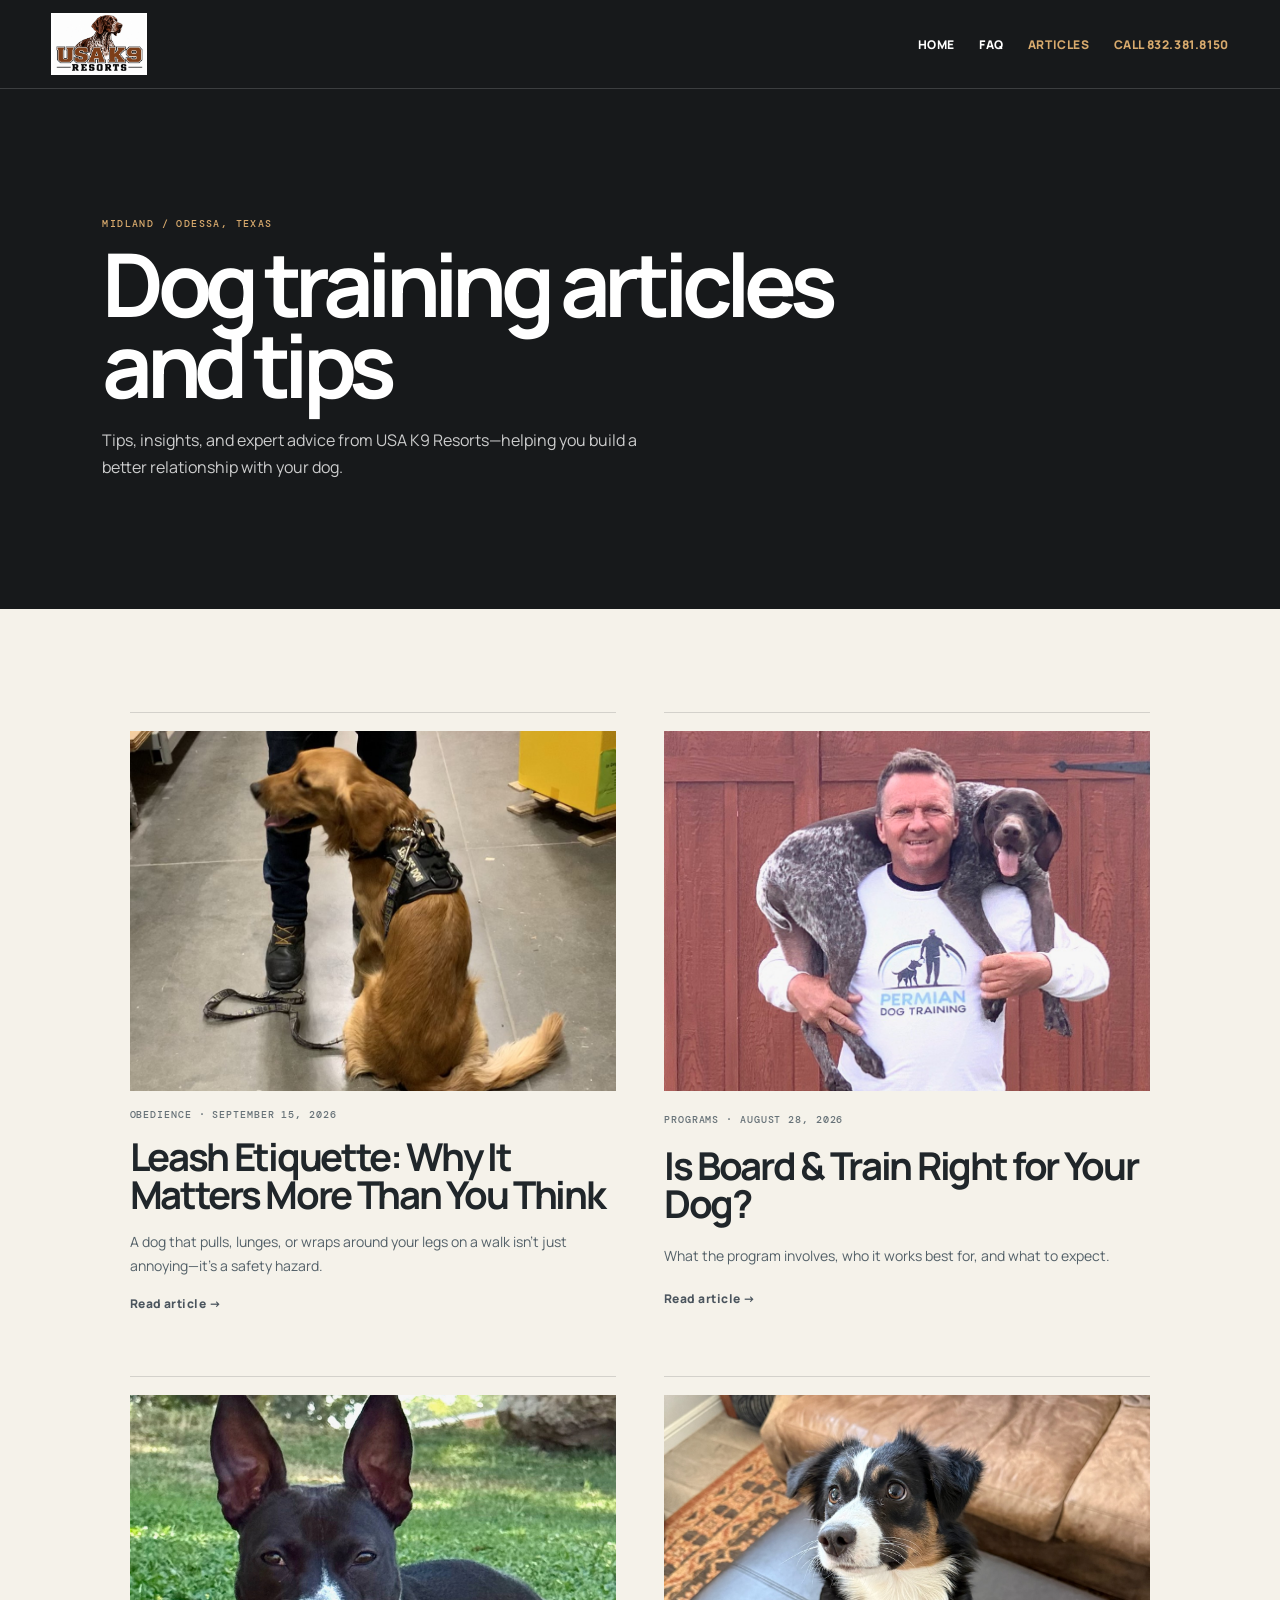
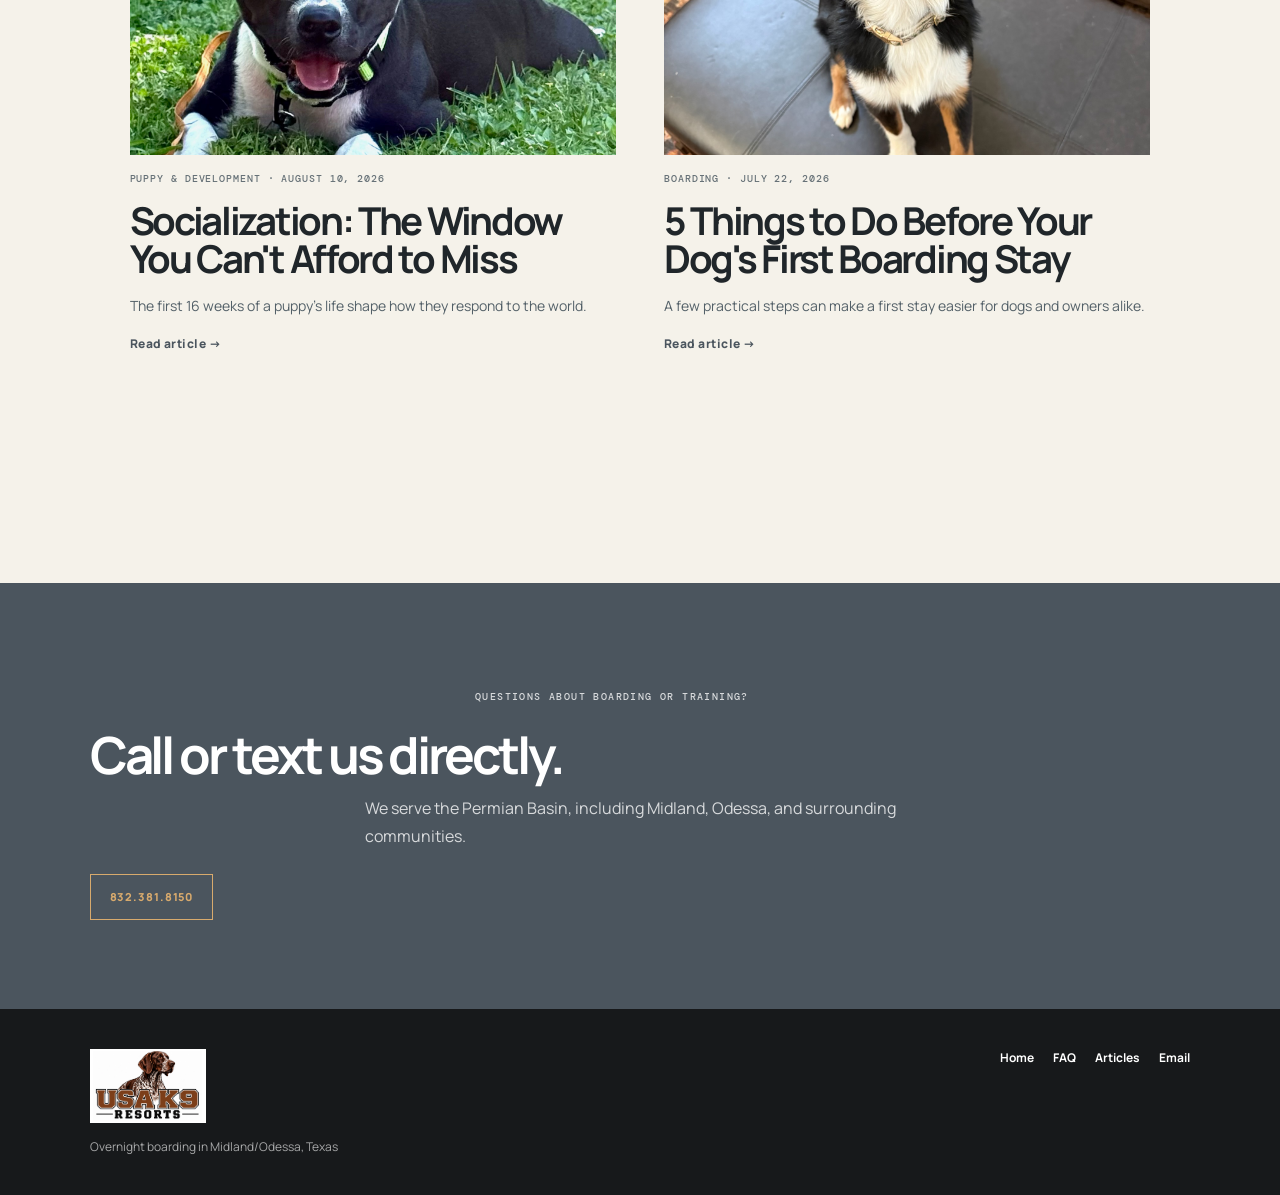
<file: blog.html>
<!doctype html><html lang="en"><head><meta charset="utf-8"><meta name="viewport" content="width=device-width,initial-scale=1"><title>Dog Training Articles &amp; Tips | USA K9 Resorts</title><meta name="description" content="Dog training articles from USA K9 Resorts in Midland/Odessa, Texas."><link rel="stylesheet" href="site-pages.css"></head><body><header class="site-nav"><a href="brand-lodge.html"><img src="assets/usa-k9-resorts-new-logo.jpg" alt="USA K9 Resorts"></a><nav class="nav-links" aria-label="Primary"><a href="brand-lodge.html">Home</a><a href="faq.html">FAQ</a><a aria-current="page" href="blog.html">Articles</a><a class="nav-call" href="tel:8323818150">Call 832.381.8150</a></nav></header><main><section class="page-hero"><p class="kicker">Midland / Odessa, Texas</p><h1>Dog training articles and tips</h1><p>Tips, insights, and expert advice from USA K9 Resorts—helping you build a better relationship with your dog.</p></section><section class="page-wrap"><div class="article-list"><article class="article-teaser"><img src="assets/owner-photos/original/01-hardware-store-golden.jpg" alt="Golden retriever beside a handler in a hardware store aisle"><div class="article-meta">Obedience · September 15, 2026</div><h2>Leash Etiquette: Why It Matters More Than You Think</h2><p>A dog that pulls, lunges, or wraps around your legs on a walk isn't just annoying—it's a safety hazard.</p><a class="read-link" href="blog/leash-etiquette/">Read article →</a></article><article class="article-teaser"><img src="assets/owner-photos/original/04-owner-barn.jpg" alt="Trainer carrying a dog outside a red barn"><div class="article-meta">Programs · August 28, 2026</div><h2>Is Board &amp; Train Right for Your Dog?</h2><p>What the program involves, who it works best for, and what to expect.</p><a class="read-link" href="blog/board-and-train/">Read article →</a></article><article class="article-teaser"><img src="assets/owner-photos/original/11-black-white-grass.jpg" alt="Black and white dog resting on grass"><div class="article-meta">Puppy &amp; Development · August 10, 2026</div><h2>Socialization: The Window You Can't Afford to Miss</h2><p>The first 16 weeks of a puppy's life shape how they respond to the world.</p><a class="read-link" href="blog/socialization/">Read article →</a></article><article class="article-teaser"><img src="assets/owner-photos/original/02-tricolor-ottoman.jpg" alt="Tricolor dog sitting indoors on an ottoman"><div class="article-meta">Boarding · July 22, 2026</div><h2>5 Things to Do Before Your Dog's First Boarding Stay</h2><p>A few practical steps can make a first stay easier for dogs and owners alike.</p><a class="read-link" href="blog/boarding-tips/">Read article →</a></article></div></section><section class="callout"><p class="kicker">Questions about boarding or training?</p><h2>Call or text us directly.</h2><p>We serve the Permian Basin, including Midland, Odessa, and surrounding communities.</p><a class="button" href="tel:8323818150">832.381.8150</a></section></main><footer class="site-footer"><div><div><img src="assets/usa-k9-resorts-new-logo.jpg" alt="USA K9 Resorts"><p>Overnight boarding in Midland/Odessa, Texas</p></div><nav aria-label="Footer"><a href="brand-lodge.html">Home</a><a href="faq.html">FAQ</a><a href="blog.html">Articles</a><a href="mailto:usak9resorts@gmail.com">Email</a></nav></div></footer></body></html>
</file>
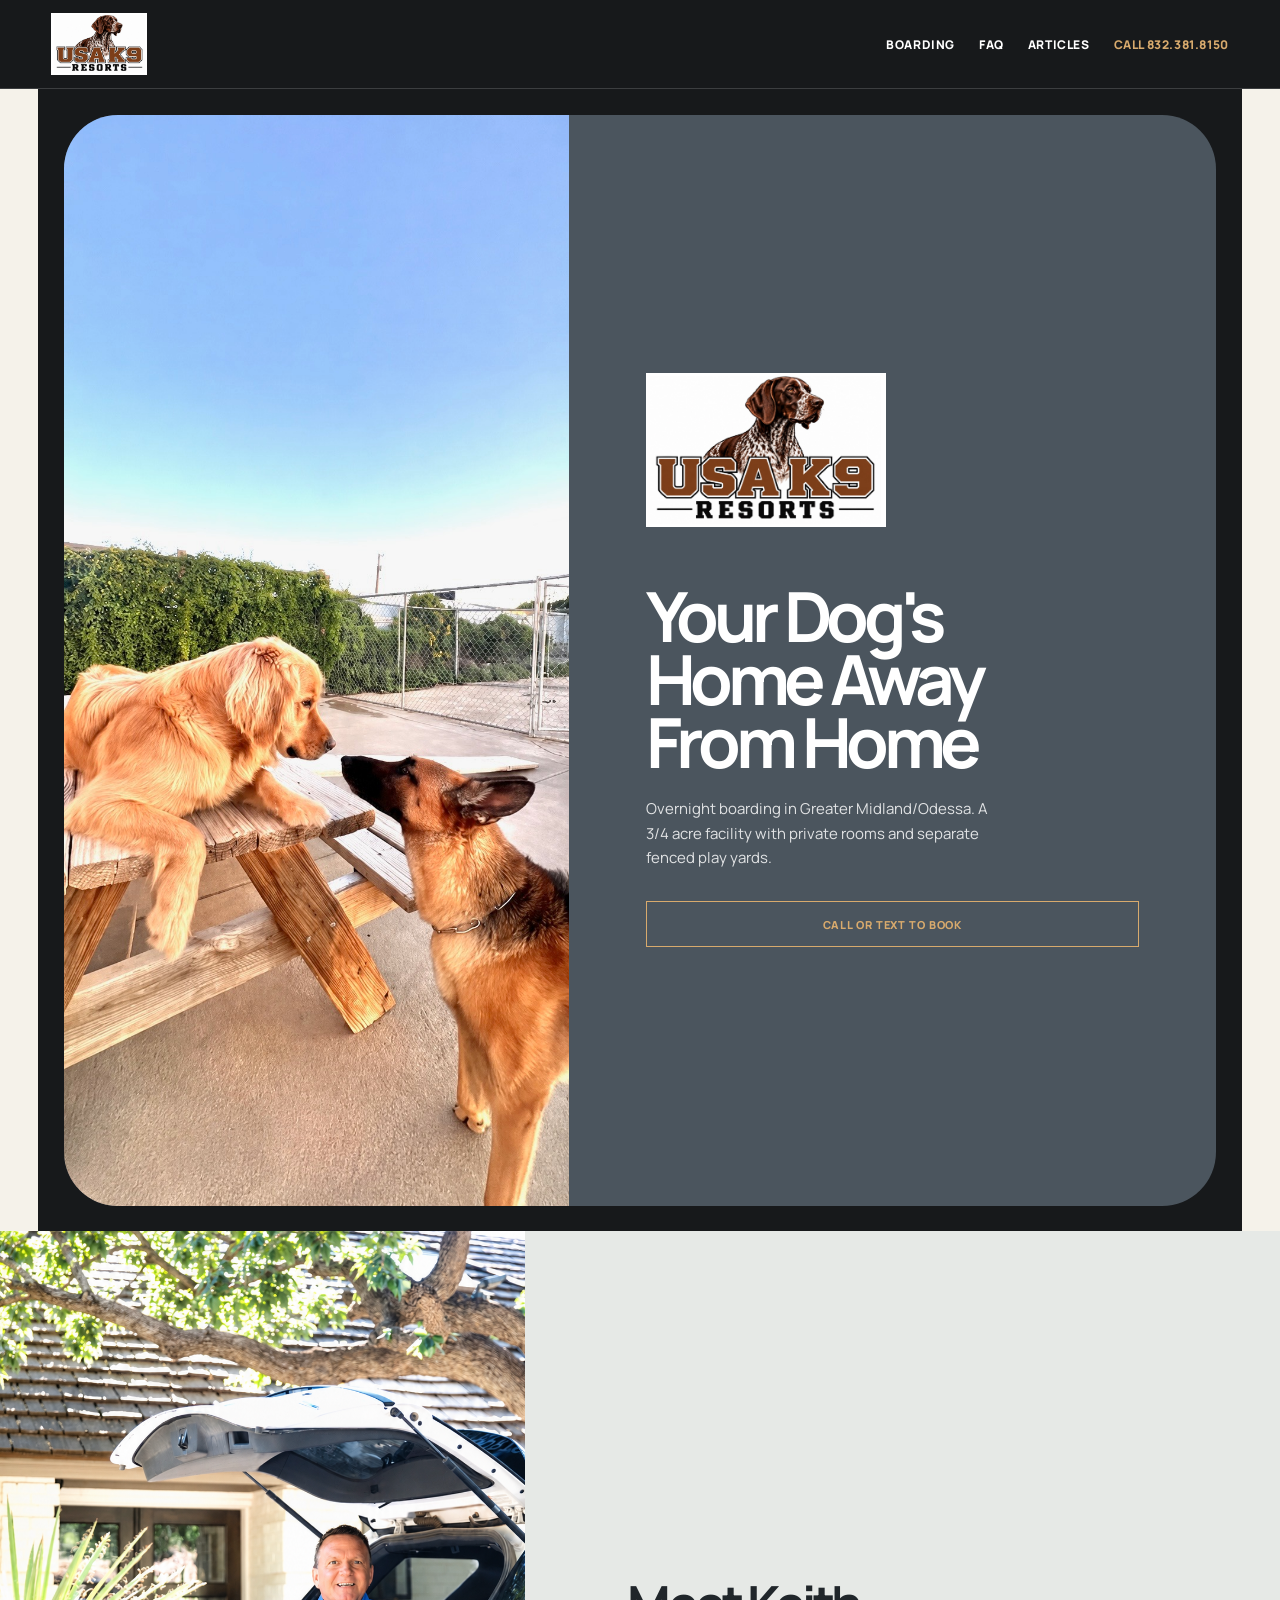
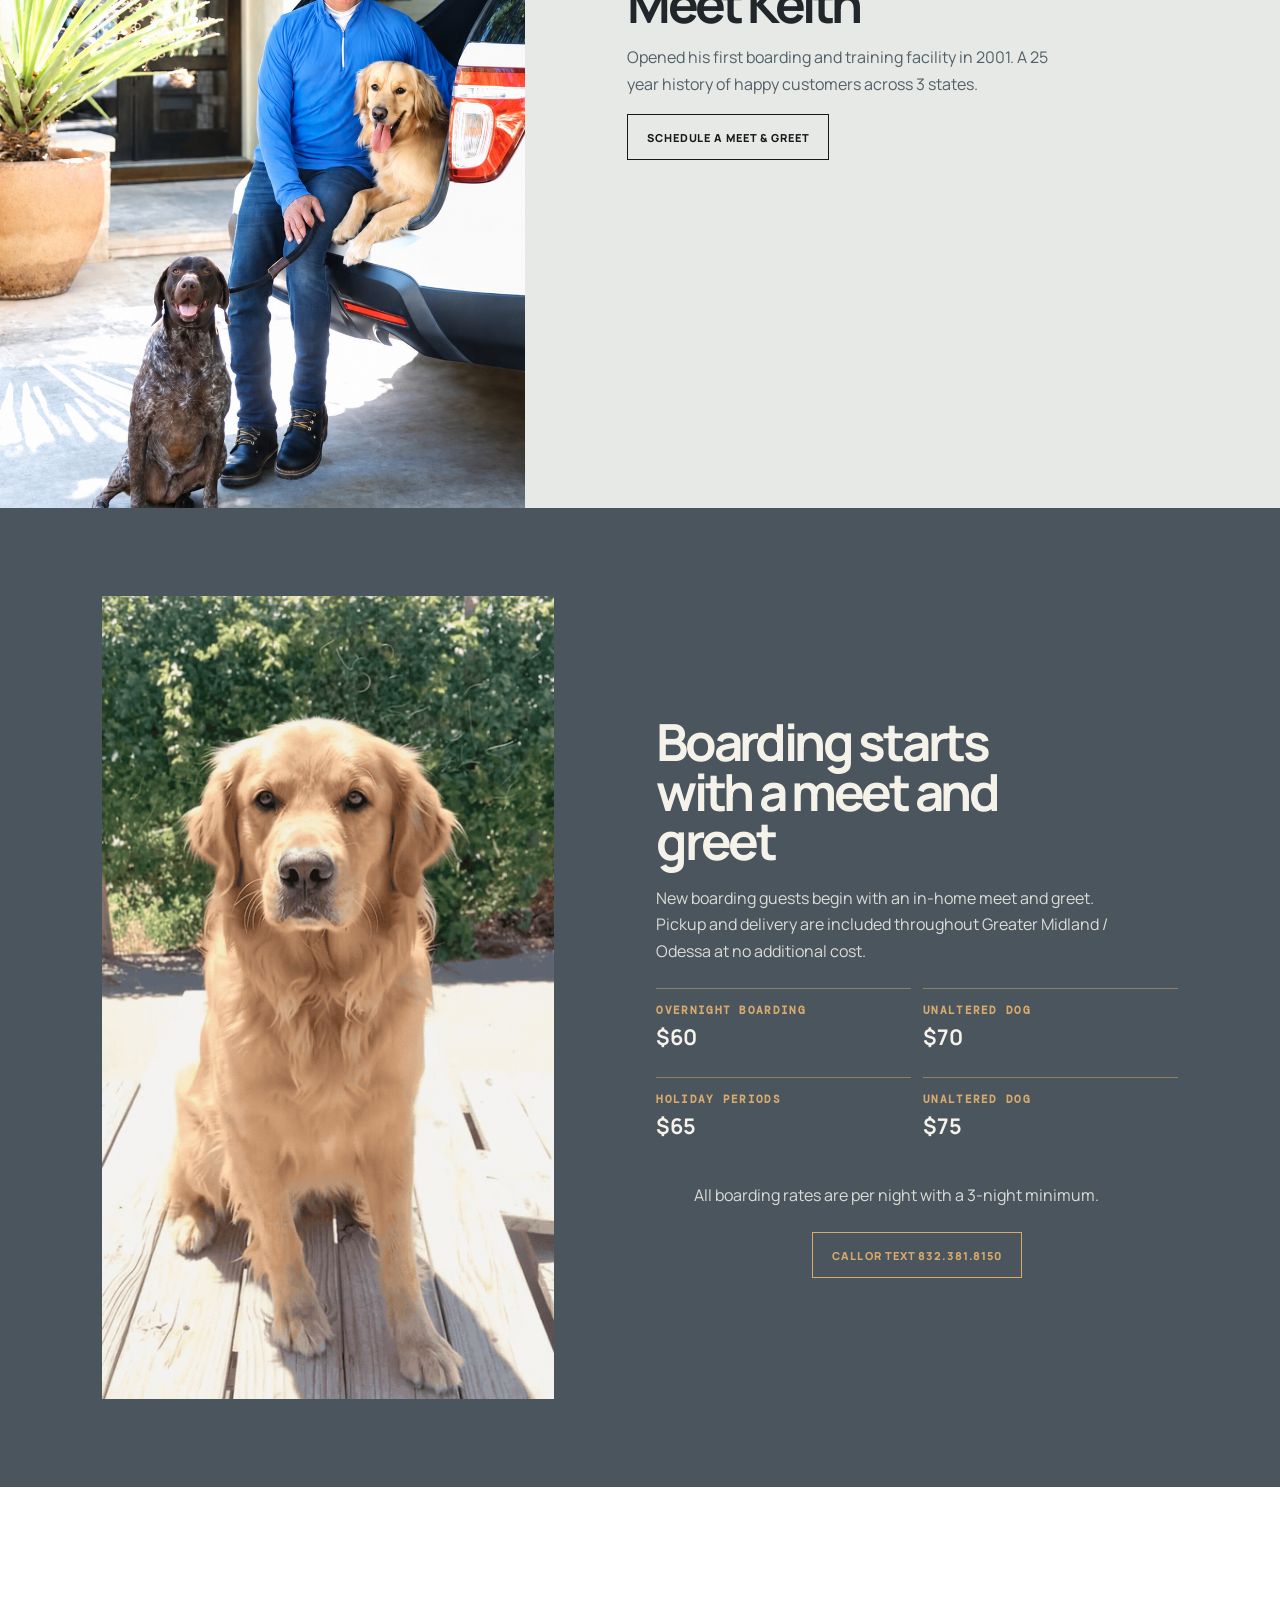
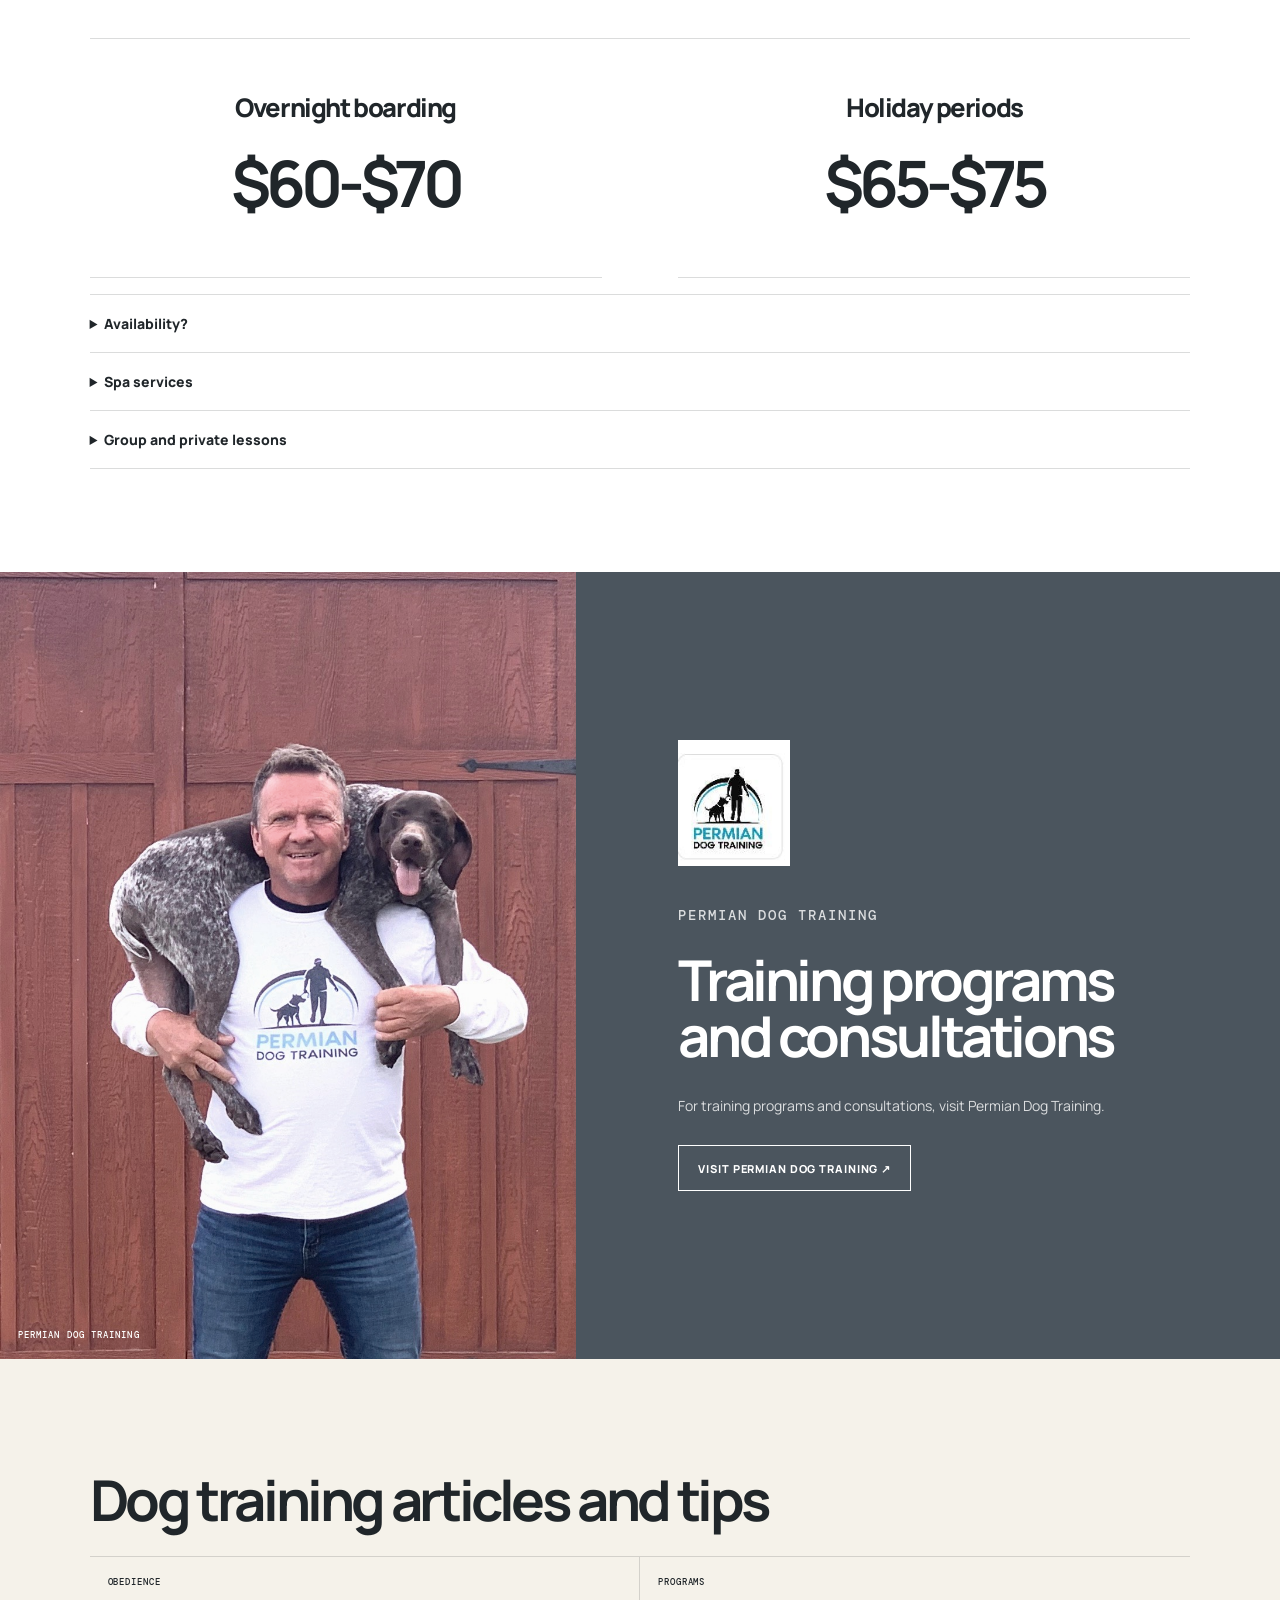
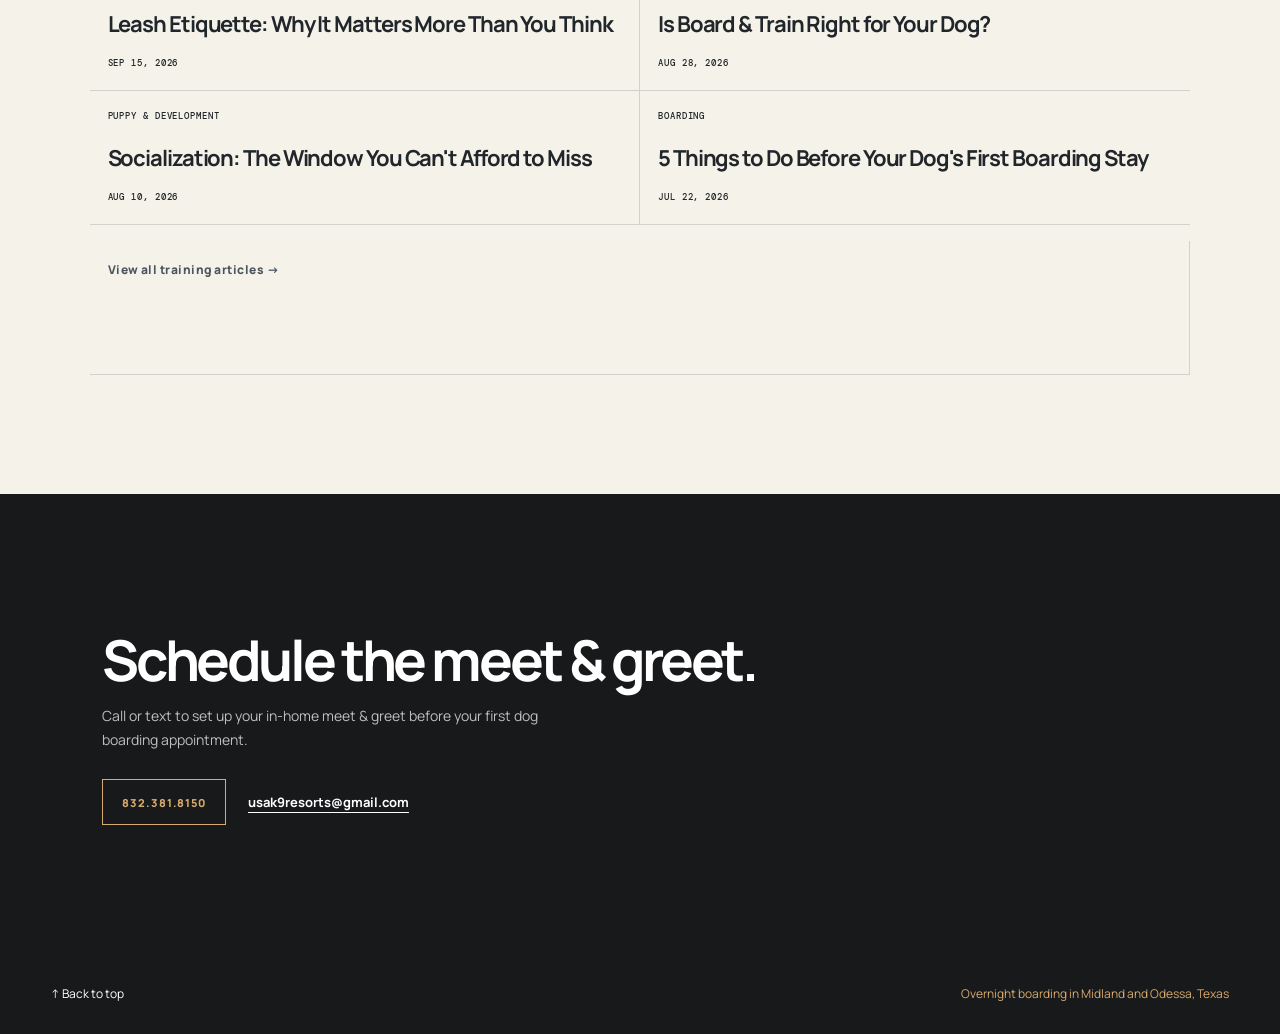
<file: brand-lodge.html>
<!doctype html><html lang="en"><head><meta charset="utf-8"><meta name="viewport" content="width=device-width,initial-scale=1"><meta name="description" content="Overnight dog boarding in Greater Midland and Odessa, with an in-home meet and greet plus pickup and delivery included."><title>USA K9 Resorts | Boarding in Midland and Odessa</title><link rel="stylesheet" href="brand-directions.css?v=17"><link rel="stylesheet" href="site-pages.css"><link rel="stylesheet" href="home-overrides.css?v=6"><script src="home-motion.js?v=8" defer></script></head><body>
<nav class="site-nav"><a href="#top"><img src="assets/usa-k9-resorts-new-logo.jpg" alt="USA K9 Resorts"></a><div class="nav-links"><a href="#details">Boarding</a><a href="faq.html">FAQ</a><a href="blog.html">Articles</a><a class="nav-call" href="tel:8323818150">Call 832.381.8150</a></div></nav>
<main><section class="masthead-hero arrival-scene" id="top"><div class="arrival-back"><img src="assets/golden-shepherd.jpg" alt="Two dogs greeting across a picnic table outdoors"></div><div class="arrival-shade" aria-hidden="true"></div><div class="arrival-copy"><img class="arrival-logo" src="assets/usa-k9-resorts-new-logo.jpg" alt="USA K9 Resorts"><h1>Your Dog's Home Away From Home</h1><p>Overnight boarding in Greater Midland/Odessa. A 3/4 acre facility with private rooms and separate fenced play yards.</p><a class="phone-button gold" href="tel:8323818150">Call or text to book</a></div></section><section class="suv-feature" data-scene="keith"><figure><img src="assets/owner-photos/original/08-owner-suv-banner-source.jpg" alt="Keith standing beside an SUV with dogs"></figure><div><h2>Meet Keith</h2><p>Opened his first boarding and training facility in 2001. A 25 year history of happy customers across 3 states.</p><a class="button" href="tel:8323818150">Schedule a meet &amp; greet</a></div></section><section class="video-beat"><figure><video muted autoplay loop playsinline preload="metadata" poster="assets/golden-retriever-deck-poster.jpg" aria-describedby="deck-caption"><source src="assets/golden-retriever-deck.mp4" type="video/mp4"></video><img class="video-poster" src="assets/golden-retriever-deck-poster.jpg" alt="Golden retriever on a sunlit deck"><figcaption id="deck-caption">A golden retriever on a sunlit deck.</figcaption></figure><div><p class="kicker">Owner-supplied video</p><h2>A quiet moment on the deck.</h2><p>A golden retriever on a sunlit deck.</p></div></section><section class="photo-passage" aria-label="Dogs outdoors"><figure><img src="assets/shepherd-water.jpg" alt="German shepherd standing in shallow water"><figcaption>Outdoor time.</figcaption></figure><figure><img src="assets/owner-photos/original/11-black-white-grass.jpg" alt="Black and white dog standing in grass"><figcaption>One dog at a time.</figcaption></figure></section>
<section class="wind-release" data-scene="wind"><figure><img src="assets/golden-wind.jpg" alt="Golden retriever outdoors with windblown ears"></figure></section>
<section class="detail-ledger" id="details"><dl class="rate-ledger"><div><dt>Overnight boarding</dt><dd><strong>$60-$70</strong></dd></div><div><dt>Holiday periods</dt><dd><strong>$65-$75</strong></dd></div></dl><div class="detail-notes"><details><summary>Availability?</summary><p>We have only 20 spaces available for either K9 training dogs or overnight dog boarding guests. Pickup and delivery is included in the Greater Midland / Odessa area at no additional cost. If your dog is still intact, not altered, neutered or spayed, it is an additional $10 per night.</p></details><details><summary>Spa services</summary><p>Bath and brush, shedding, nail trimming and teeth brushing are available for boarding guests. Call for details.</p></details><details><summary>Group and private lessons</summary><p>Group lessons are offered at the Odessa facility. Private lessons are available for people who want to engage in the training process or have multiple dogs. Group lesson rate: $50 for one hour.</p></details></div></section>
<section class="training-bridge" id="training"><figure><img src="assets/owner-barn.jpg" alt="Trainer carrying a dog"><figcaption>Permian Dog Training</figcaption></figure><div><img class="pdt-original" src="assets/permiandogtraining-mark.jpg" alt="Permian Dog Training logo"><p class="eyebrow">Permian Dog Training</p><h2>Training programs and consultations</h2><p>For training programs and consultations, visit Permian Dog Training.</p><a class="phone-button dark" href="https://permiandogtraining.com/" target="_blank" rel="noreferrer">Visit Permian Dog Training ↗</a></div></section>
<section class="article-desk" id="articles"><h2>Dog training articles and tips</h2><div><a href="blog/leash-etiquette/"><span>Obedience</span><strong>Leash Etiquette: Why It Matters More Than You Think</strong><time datetime="2026-09-15">Sep 15, 2026</time></a><a href="blog/board-and-train/"><span>Programs</span><strong>Is Board &amp; Train Right for Your Dog?</strong><time datetime="2026-08-28">Aug 28, 2026</time></a><a href="blog/socialization/"><span>Puppy &amp; development</span><strong>Socialization: The Window You Can't Afford to Miss</strong><time datetime="2026-08-10">Aug 10, 2026</time></a><a href="blog/boarding-tips/"><span>Boarding</span><strong>5 Things to Do Before Your Dog's First Boarding Stay</strong><time datetime="2026-07-22">Jul 22, 2026</time></a></div><p><a class="read-link" href="blog.html">View all training articles →</a></p></section>
<section class="booking-close" id="contact"><h2>Schedule the meet &amp; greet.</h2><p>Call or text to set up your in-home meet &amp; greet before your first dog boarding appointment.</p><div><a class="phone-button gold" href="tel:8323818150">832.381.8150</a><a class="email-link" href="mailto:usak9resorts@gmail.com">usak9resorts@gmail.com</a></div></section></main><footer class="direction-footer"><a href="#top">↑ Back to top</a><span>Overnight boarding in Midland and Odessa, Texas</span></footer><script>const scenes=[...document.querySelectorAll('[data-scene]')];const reduce=matchMedia('(prefers-reduced-motion: reduce)');let ticking=false;function setScene(scene,p){scene.style.setProperty('--scene-p',p);if(scene.dataset.scene==='arrival'){scene.style.setProperty('--arrival-inset-y',`${9*(1-p)}%`);scene.style.setProperty('--arrival-inset-x',`${6*(1-p)}%`);scene.style.setProperty('--arrival-inset-left',`${35*(1-p)}%`);scene.style.setProperty('--arrival-mobile-inset',`${7*(1-p)}%`);scene.style.setProperty('--arrival-round',`${72*(1-p)}px`);scene.style.setProperty('--arrival-scale',String(1.02+p*.04));scene.style.setProperty('--arrival-image-y',`${p*-2}%`);scene.style.setProperty('--arrival-copy-y',`${p*-18}px`)}else if(scene.dataset.scene==='keith'){scene.style.setProperty('--keith-progress',String(p))}else{scene.style.setProperty('--wind-scale',String(1.03-p*.04))}}function updateScenes(){ticking=false;scenes.forEach(scene=>{const r=scene.getBoundingClientRect();const travel=Math.max(1,r.height-innerHeight);const progress=scene.dataset.scene==='keith'?(innerHeight-r.top)/(r.height+innerHeight):-r.top/travel;setScene(scene,reduce.matches?0:Math.max(0,Math.min(1,progress)))})}addEventListener('scroll',()=>{if(!ticking){ticking=true;requestAnimationFrame(updateScenes)}},{passive:true});reduce.addEventListener('change',updateScenes);updateScenes();</script></body></html>
</file>
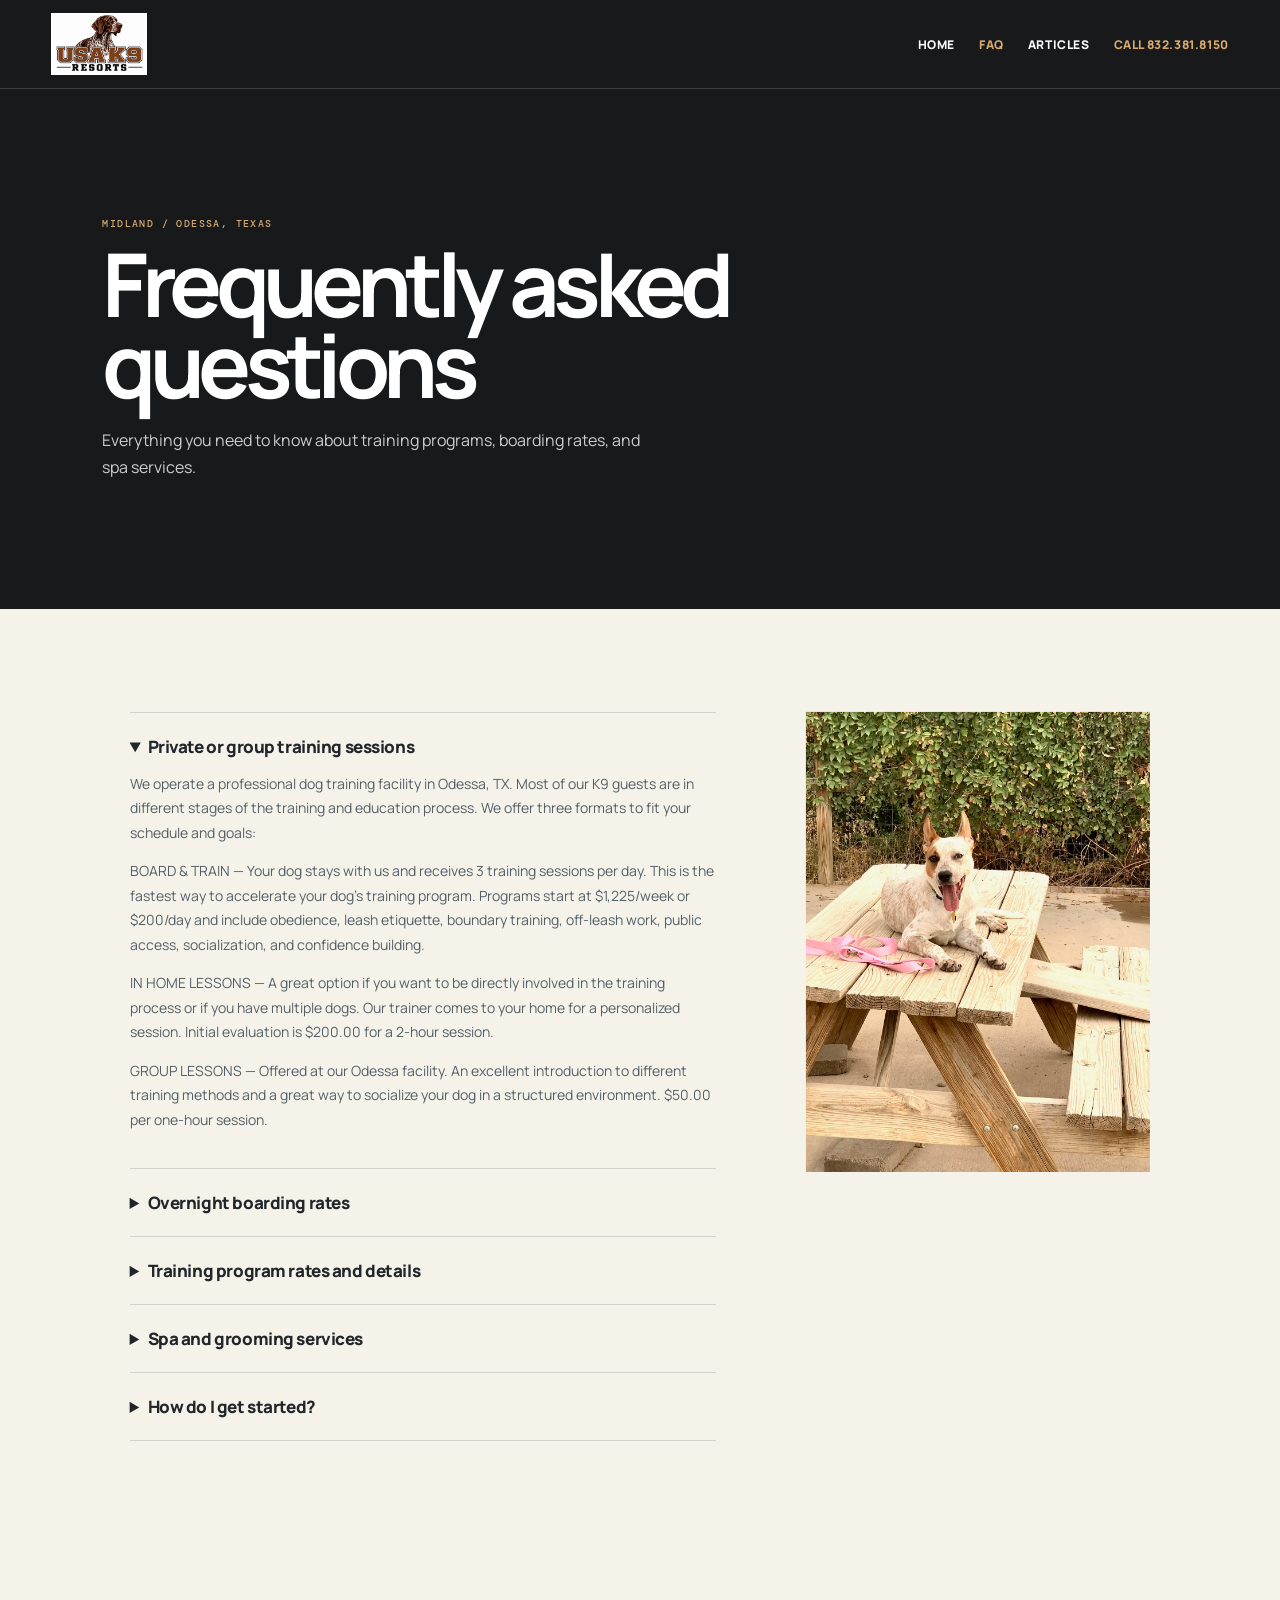
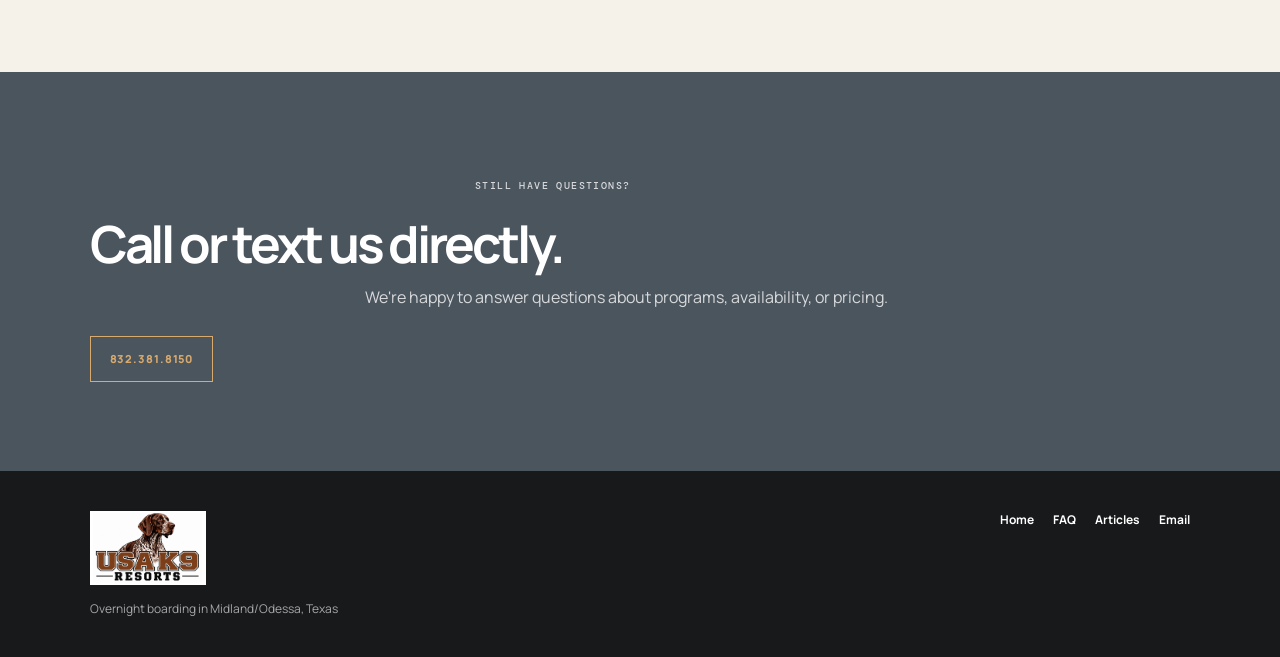
<file: faq.html>
<!doctype html><html lang="en"><head><meta charset="utf-8"><meta name="viewport" content="width=device-width,initial-scale=1"><title>FAQ — Dog Training &amp; Boarding Rates | USA K9 Resorts</title><meta name="description" content="Answers about USA K9 Resorts dog training, overnight boarding rates, spa services, and getting started in Midland/Odessa, Texas."><link rel="stylesheet" href="site-pages.css"></head><body><header class="site-nav"><a href="brand-lodge.html"><img src="assets/usa-k9-resorts-new-logo.jpg" alt="USA K9 Resorts"></a><nav class="nav-links" aria-label="Primary"><a href="brand-lodge.html">Home</a><a aria-current="page" href="faq.html">FAQ</a><a href="blog.html">Articles</a><a class="nav-call" href="tel:8323818150">Call 832.381.8150</a></nav></header><main><section class="page-hero"><p class="kicker">Midland / Odessa, Texas</p><h1>Frequently asked questions</h1><p>Everything you need to know about training programs, boarding rates, and spa services.</p></section><section class="page-wrap faq-layout"><div class="faq-list"><details open><summary>Private or group training sessions</summary><div><p>We operate a professional dog training facility in Odessa, TX. Most of our K9 guests are in different stages of the training and education process. We offer three formats to fit your schedule and goals:</p><p>BOARD &amp; TRAIN — Your dog stays with us and receives 3 training sessions per day. This is the fastest way to accelerate your dog's training program. Programs start at $1,225/week or $200/day and include obedience, leash etiquette, boundary training, off-leash work, public access, socialization, and confidence building.</p><p>IN HOME LESSONS — A great option if you want to be directly involved in the training process or if you have multiple dogs. Our trainer comes to your home for a personalized session. Initial evaluation is $200.00 for a 2-hour session.</p><p>GROUP LESSONS — Offered at our Odessa facility. An excellent introduction to different training methods and a great way to socialize your dog in a structured environment. $50.00 per one-hour session.</p></div></details><details><summary>Overnight boarding rates</summary><div><p>We have only 20 spaces available for either our K9 training dogs or overnight boarding guests — so availability is limited and we recommend booking in advance.</p><p>STANDARD BOARDING — $60.00 per night with a 3-night minimum stay.</p><p>HOLIDAY PERIODS — $65.00 per night with a 3-night minimum. Holiday pricing applies during major holidays including Thanksgiving, Christmas, New Year's, Memorial Day, Independence Day, Labor Day, and other peak periods.</p><p>MEET &amp; GREET REQUIRED — Before your first boarding stay, we require an in-home 'meet and greet' visit. This allows us to get to know your dog, understand their routine, and ensure they are a good fit for our facility. Call or text 832-381-8150 to schedule.</p><p>WHAT'S INCLUDED — Your dog will receive attentive care, exercise, feeding per your instructions, and a safe, comfortable environment. Dogs in our care are treated like family.</p></div></details><details><summary>Training program rates and details</summary><div><p>We offer flexible training options to meet every dog and owner's needs. Here is a full breakdown of our current pricing:</p><p>INITIAL EVALUATION — $200.00 in-home meeting. We assess your dog's temperament, behavior, and training history to recommend the best program.</p><p>GROUP LESSONS — $50.00 per one-hour session at our Odessa facility. Great for basic obedience and socialization.</p><p>PRIVATE LESSON — $200.00 for the first 2-hour session. One-on-one attention tailored to your dog's specific needs.</p><p>BOARD &amp; TRAIN — Starting at $1,225.00/week or $200/day. Includes 3 training sessions daily covering: obedience, leash etiquette, boundary training, off-leash control, public access, socialization, confidence work, and more. This is our most comprehensive and effective program.</p><p>We have been operating professional K9 training facilities since 2001 across Nevada, North Dakota, and Texas. Our satisfaction guarantee means we stand behind every program we offer.</p></div></details><details><summary>Spa and grooming services</summary><div><p>We offer professional spa services to keep your pup looking and feeling their best. Services are available for boarding guests.</p><p>SERVICES INCLUDE — Bath and brush, shedding treatment, nail trimming, and teeth brushing.</p><p>Spa services are available as an add-on during boarding stays or as a standalone appointment. Call or text 832-381-8150 for current pricing and availability.</p></div></details><details><summary>How do I get started?</summary><div><p>Getting started is simple — just give us a call or text at 832-381-8150.</p><p>For BOARDING: We require an in-home 'meet and greet' prior to your first boarding appointment. This is a brief visit where we meet your dog, learn their routine, and answer any questions you have. There is no charge for the meet and greet.</p><p>For TRAINING: We start with an in-home evaluation ($200.00) to assess your dog and recommend the right program. From there, we build a customized plan.</p><p>For GROUP LESSONS: No evaluation required — just call to confirm the next available session at our Odessa facility.</p><p>We serve the entire Permian Basin area including Midland, Odessa, and surrounding communities. We look forward to meeting you and your dog.</p></div></details></div><figure class="faq-figure"><img src="assets/owner-photos/original/12-tan-white-table.jpg" alt="Tan and white dog resting on a picnic table"><figcaption>Owner-supplied photograph.</figcaption></figure></section><section class="callout"><p class="kicker">Still have questions?</p><h2>Call or text us directly.</h2><p>We're happy to answer questions about programs, availability, or pricing.</p><a class="button" href="tel:8323818150">832.381.8150</a></section></main><footer class="site-footer"><div><div><img src="assets/usa-k9-resorts-new-logo.jpg" alt="USA K9 Resorts"><p>Overnight boarding in Midland/Odessa, Texas</p></div><nav aria-label="Footer"><a href="brand-lodge.html">Home</a><a href="faq.html">FAQ</a><a href="blog.html">Articles</a><a href="mailto:usak9resorts@gmail.com">Email</a></nav></div></footer></body></html>
</file>
<file: brand-directions.css>
@import url('https://fonts.googleapis.com/css2?family=DM+Mono:wght@400;500&family=Manrope:wght@400;500;600;700;800&display=swap');

:root {
  --slate: #4b555e;
  --coal: #17191b;
  --gold: #d8aa6d;
  --paper: #f5f2ea;
  --cyan: #20aec9;
  --ink: #20262a;
  --line: rgba(32, 38, 42, .16);
}

* { box-sizing: border-box; }
html { scroll-behavior: smooth; }
body { margin: 0; background: var(--paper); color: var(--ink); font-family: Manrope, Arial, sans-serif; }
img { display: block; max-width: 100%; }
a { color: inherit; text-decoration: none; }

.site-nav { min-height: 72px; display: flex; align-items: center; justify-content: space-between; padding: 13px clamp(18px, 4vw, 64px); background: var(--coal); color: white; border-bottom: 1px solid rgba(255,255,255,.16); }
.nav-kicker, .eyebrow, .rail-index, .rate-label { font: 500 10px/1.3 "DM Mono", monospace; letter-spacing: .14em; text-transform: uppercase; }
.nav-kicker { color: var(--gold); }
.nav-links { display: flex; gap: 22px; align-items: center; font-size: 12px; font-weight: 700; letter-spacing: .06em; text-transform: uppercase; }
.nav-links a:last-child { color: var(--gold); }

.verified-mark { position: relative; overflow: hidden; background: var(--slate); border: 1px solid rgba(216,170,109,.5); isolation: isolate; }
.verified-mark img { width: 100%; height: 100%; object-fit: cover; object-position: center top; transform: scale(1.45); transform-origin: 25% top; }
.verified-mark::after { content: none; }
.verified-mark--transparent { overflow: visible; background: transparent; border: 0; }
.verified-mark--transparent img { object-fit: contain; object-position: left center; transform: none; transform-origin: center; }
.pdt-lockup--copy { grid-template-columns: 1fr; }
.pdt-lockup { display: grid; grid-template-columns: 94px 1fr; gap: 15px; align-items: center; padding: 16px; background: white; border: 1px solid rgba(32,174,201,.38); }
.pdt-lockup img { width: 94px; height: 88px; object-fit: contain; }
.pdt-lockup strong { display: block; margin-bottom: 4px; font-size: 12px; text-transform: uppercase; letter-spacing: .06em; }
.pdt-lockup p { margin: 0; color: #566168; font-size: 12px; line-height: 1.55; }
.pdt-lockup em { color: #158eaa; font-style: normal; font-weight: 800; }

.phone-button { display: inline-flex; align-items: center; justify-content: center; min-height: 46px; padding: 0 19px; border: 1px solid currentColor; color: inherit; font-size: 11px; font-weight: 800; letter-spacing: .08em; text-transform: uppercase; }
.phone-button.gold { color: var(--gold); }
.phone-button.dark { color: var(--coal); }
.direction-footer { padding: 32px clamp(18px, 4vw, 64px); background: var(--coal); color: white; display: flex; gap: 18px; justify-content: space-between; align-items: center; font-size: 12px; }
.direction-footer span { color: var(--gold); }

/* Direction 01 — substantial lodge masthead */
.masthead-hero { min-height: 720px; display: grid; grid-template-columns: minmax(390px,.96fr) minmax(500px,1.28fr); background: var(--slate); color: white; }
.masthead-copy { position: relative; padding: clamp(28px,4.4vw,68px); display: flex; flex-direction: column; align-items: flex-start; justify-content: space-between; gap: 24px; overflow: hidden; }
.masthead-copy::before { content: ""; position: absolute; inset: 0 0 0 auto; width: 1px; background: rgba(216,170,109,.5); }
.masthead-copy > * { position: relative; z-index: 1; }
.masthead-copy .verified-mark { width: min(100%, 392px); height: 138px; }
.masthead-intro { display: grid; gap: 11px; }
.masthead-copy h1 { margin: 0; max-width: 12ch; font-size: clamp(35px,4vw,62px); line-height: .99; letter-spacing: -.06em; }
.masthead-copy p { margin: 0; max-width: 43ch; color: rgba(255,255,255,.84); line-height: 1.65; font-size: 14px; }
.masthead-lede { padding-left: 14px; border-left: 2px solid var(--gold); }
.masthead-meta { display: flex; flex-wrap: wrap; gap: 10px 20px; color: var(--gold); font: 500 10px/1.4 "DM Mono", monospace; letter-spacing: .1em; text-transform: uppercase; }
.care-steps { width: 100%; display: grid; grid-template-columns: repeat(3,1fr); gap: 8px; padding-top: 15px; border-top: 1px solid rgba(255,255,255,.25); }
.care-steps div { min-width: 0; display: grid; gap: 7px; }
.care-steps b { color: var(--gold); font: 500 10px/1 "DM Mono", monospace; letter-spacing: .1em; }
.care-steps span { color: rgba(255,255,255,.83); font-size: 10px; font-weight: 700; line-height: 1.45; }
.masthead-photo { min-height: 560px; background: #26323b; position: relative; overflow: hidden; }
.masthead-photo > img { width: 100%; height: 100%; object-fit: cover; object-position: 52% center; filter: saturate(.82) contrast(1.04); transform: translateY(calc(var(--hero-progress, 0) * -2%)) scale(calc(1.02 + var(--hero-progress, 0) * .05)); transition: transform .18s linear; }
.masthead-photo::before { content: ""; position: absolute; z-index: 1; inset: auto 0 0; height: 63%; background: linear-gradient(0deg, rgba(23,25,27,.88), rgba(23,25,27,.05)); pointer-events: none; }
.photo-info { position: absolute; z-index: 2; left: clamp(22px,4.4vw,64px); bottom: clamp(24px,4.6vw,70px); width: min(390px, calc(100% - 164px)); display: grid; gap: 12px; }
.photo-info-label { color: var(--gold); font: 500 10px/1.4 "DM Mono", monospace; letter-spacing: .12em; text-transform: uppercase; }
.photo-info p { margin: 0; color: white; font-size: clamp(18px,1.65vw,24px); font-weight: 700; line-height: 1.2; letter-spacing: -.04em; }
.photo-info div { display: flex; flex-wrap: wrap; gap: 9px 18px; color: rgba(255,255,255,.88); font: 500 9px/1.4 "DM Mono", monospace; letter-spacing: .09em; text-transform: uppercase; }
.masthead-inset { position: absolute; z-index: 3; right: clamp(16px,2vw,30px); bottom: clamp(17px,2.5vw,34px); width: clamp(110px,14vw,178px); margin: 0; border: 5px solid var(--paper); background: var(--paper); box-shadow: 0 16px 32px rgba(0,0,0,.25); transform: translateY(calc(var(--hero-progress, 0) * -18px)) rotate(2.4deg); transition: transform .18s linear; }
.masthead-inset img { width: 100%; aspect-ratio: 1/1.12; object-fit: cover; object-position: 58% center; }
.masthead-inset figcaption { padding: 7px 6px 4px; color: var(--ink); font: 500 7px/1.35 "DM Mono", monospace; letter-spacing: .07em; text-transform: uppercase; }
.masthead-strip { padding: clamp(34px,5vw,78px); display: grid; grid-template-columns: 1.15fr .85fr; align-items: center; gap: clamp(28px,7vw,120px); background: var(--paper); }
.masthead-strip h2 { margin: 0; font-size: clamp(28px,3.4vw,48px); line-height: 1.08; letter-spacing: -.05em; }
.inline-link { display: inline-block; margin-top: 10px; color: #158eaa; font-size: 11px; font-weight: 800; letter-spacing: .04em; }
.detail-ledger { padding: clamp(48px,8vw,120px) clamp(20px,7vw,120px); background: white; }
.detail-ledger header { max-width: 660px; }
.detail-ledger h2, .training-bridge h2, .article-desk h2, .booking-close h2 { margin: 10px 0 16px; font-size: clamp(31px,4.4vw,58px); line-height: 1; letter-spacing: -.06em; }
.detail-ledger header > p:last-child, .training-bridge p, .booking-close > p { max-width: 52ch; color: #5d686f; line-height: 1.7; font-size: 14px; }
.rate-grid { margin-top: 40px; display: grid; grid-template-columns: repeat(2, minmax(0,1fr)); gap: 16px; }
.rate-grid article { padding: 27px; background: var(--paper); border-top: 4px solid var(--gold); }
.rate-grid strong { display: block; margin: 20px 0 12px; color: var(--coal); font-size: clamp(38px,5vw,65px); letter-spacing: -.07em; }
.rate-grid small { font-size: 13px; letter-spacing: 0; }
.rate-grid p:last-child { max-width: 36ch; margin: 0; color: #59646b; font-size: 13px; line-height: 1.6; }
.detail-notes { margin-top: 16px; border-top: 1px solid var(--line); }
.detail-notes details { border-bottom: 1px solid var(--line); }
.detail-notes summary { cursor: pointer; padding: 19px 0; font-weight: 800; font-size: 14px; }
.detail-notes p { max-width: 78ch; margin: 0; padding: 0 0 20px; color: #59646b; font-size: 13px; line-height: 1.7; }
.training-bridge { display: grid; grid-template-columns: minmax(300px,.9fr) 1.1fr; align-items: stretch; background: var(--slate); color: white; }
.training-bridge figure { position: relative; min-height: 530px; margin: 0; overflow: hidden; }
.training-bridge figure img { width: 100%; height: 100%; object-fit: cover; object-position: center; filter: saturate(.78) contrast(1.04); }
.training-bridge figcaption { position: absolute; left: 18px; bottom: 18px; color: white; font: 500 9px/1.3 "DM Mono", monospace; letter-spacing: .12em; text-transform: uppercase; }
.training-bridge > div { padding: clamp(38px,8vw,120px); display: flex; flex-direction: column; align-items: flex-start; justify-content: center; }
.training-bridge p { color: rgba(255,255,255,.8); }
.training-bridge .phone-button { margin-top: 13px; color: var(--gold); }
.article-desk { padding: clamp(48px,8vw,120px) clamp(20px,7vw,120px); background: var(--paper); }
.article-desk > div { margin-top: 28px; display: grid; grid-template-columns: repeat(2,minmax(0,1fr)); border-top: 1px solid var(--line); }
.article-desk a { min-height: 134px; padding: 20px 18px; display: grid; align-content: space-between; border-bottom: 1px solid var(--line); transition: background .2s ease, color .2s ease; }
.article-desk a:nth-child(odd) { border-right: 1px solid var(--line); }
.article-desk a:hover { background: var(--cyan); color: var(--coal); }
.article-desk span, .article-desk time { font: 500 9px/1.3 "DM Mono", monospace; letter-spacing: .1em; text-transform: uppercase; }
.article-desk strong { font-size: 22px; letter-spacing: -.05em; }
.booking-close { padding: clamp(56px,10vw,145px) clamp(20px,8vw,150px); background: var(--coal); color: white; }
.booking-close > p { color: rgba(255,255,255,.72); }
.booking-close > div { margin-top: 28px; display: flex; flex-wrap: wrap; align-items: center; gap: 22px; }
.email-link { color: white; font-size: 13px; font-weight: 700; text-decoration: underline; text-underline-offset: 5px; }

/* Selected direction: a photographic arrival, not a generic split-screen. */
.arrival-scene { --scene-p: 0; min-height: 132svh; display: block; position: relative; background: var(--coal); overflow: clip; }
.arrival-back { position: absolute; inset: 0; overflow: hidden; clip-path: inset(var(--arrival-inset-y,9%) var(--arrival-inset-x,6%) var(--arrival-inset-y,9%) var(--arrival-inset-left,35%) round var(--arrival-round,72px)); }
.arrival-back img { width: 100%; height: 100%; max-width: none; object-fit: cover; object-position: 53% 78%; transform: translateY(var(--arrival-image-y,0%)) scale(var(--arrival-scale,1.03)); }
.arrival-shade { position: absolute; z-index: 1; inset: 0; background: linear-gradient(90deg, rgba(23,25,27,.95) 0%, rgba(23,25,27,.74) 39%, rgba(23,25,27,.10) 67%, rgba(23,25,27,.05) 100%); pointer-events: none; }
.arrival-foreground { display: none; }
.arrival-copy { position: absolute; z-index: 3; top: clamp(110px,15vh,180px); left: clamp(24px,6vw,110px); width: min(500px,41vw); color: white; transform: translateY(var(--arrival-copy-y,0px)); }
.arrival-logo { width: min(312px,76%); height: auto; margin: 0 0 clamp(34px,5vh,70px); }
.arrival-copy h1 { max-width: 9ch; margin: 13px 0 23px; font-size: clamp(45px,5.4vw,86px); line-height: .91; letter-spacing: -.075em; }
.arrival-copy > p:not(.eyebrow) { max-width: 39ch; margin: 0; color: rgba(255,255,255,.83); font-size: 15px; line-height: 1.65; }
.arrival-copy .phone-button { margin-top: 30px; }
.arrival-gate { display: none; }
.arrival-gate span { position:absolute; width: 1px; height: 100%; background: rgba(216,170,109,.4); transform: skewX(-28deg); }
.arrival-gate span:first-child { left: 46%; }.arrival-gate span:last-child { left: 69%; }
.wind-release { --scene-p: 0; min-height: 126svh; padding: 8svh clamp(20px,8vw,150px) 0; position: relative; overflow: clip; background: var(--paper); }
.wind-release figure { position: sticky; top: 8svh; height: 84svh; margin: 0; overflow: hidden; border-radius: 50% 50% 0 0 / 14% 14% 0 0; background: #d8d3c8; }
.wind-release img { width: 100%; height: 100%; max-width: none; object-fit: cover; object-position: 55% 48%; filter: saturate(.78) contrast(1.02); transform: scale(var(--wind-scale,1.05)); }
.wind-release > p { position: absolute; right: clamp(24px,8vw,150px); bottom: 5svh; margin: 0; color: var(--slate); font-size: clamp(16px,2vw,27px); font-weight: 700; letter-spacing: -.04em; }
.rate-ledger { margin: 48px 0 0; border-top: 1px solid var(--line); }
.rate-ledger > div { display:grid; grid-template-columns: minmax(170px,.8fr) 1.2fr; gap: 32px; padding: 25px 0; border-bottom: 1px solid var(--line); align-items: baseline; }
.rate-ledger dt { font-size: clamp(19px,2vw,30px); font-weight: 800; letter-spacing:-.055em; }.rate-ledger dd{margin:0;display:flex;gap:16px;align-items:baseline;flex-wrap:wrap}.rate-ledger strong{font-size:clamp(42px,5vw,72px);letter-spacing:-.08em}.rate-ledger span{max-width:34ch;color:#59646b;font-size:13px;line-height:1.55}
.detail-ledger .rate-ledger { max-width: 1200px; margin: 48px auto 0; display: grid; grid-template-columns: repeat(2, minmax(0, 1fr)); gap: clamp(28px, 6vw, 96px); }
.detail-ledger .rate-ledger > div { grid-template-columns: 1fr; justify-items: center; align-items: center; gap: 14px; padding-block: clamp(34px, 4vw, 54px); text-align: center; }
.detail-ledger .rate-ledger dd { justify-content: center; }
.pdt-original { width: 112px; height: auto; margin: 0 0 24px; background: white; }

/* Direction 02 — panoramic lodge sign */
.panorama-hero { min-height: 690px; position: relative; overflow: hidden; background: var(--coal); color: white; }
.panorama-photo { position: absolute; inset: 0; left: 34%; }
.panorama-photo img { width: 100%; height: 100%; object-fit: cover; object-position: center; filter: saturate(.76) contrast(1.08); }
.panorama-wedge { min-height: 690px; position: relative; width: min(59vw, 760px); padding: clamp(30px,5vw,72px); clip-path: polygon(0 0, 100% 0, 75% 100%, 0 100%); background: linear-gradient(120deg, var(--coal) 0%, #2f3940 75%, transparent 75%); display: flex; flex-direction: column; align-items: flex-start; justify-content: space-between; gap: 34px; z-index: 1; }
.panorama-wedge .verified-mark { width: min(100%, 360px); height: 126px; }
.panorama-wedge h1 { margin: 0; max-width: 10ch; font-size: clamp(38px,5vw,73px); line-height: .96; letter-spacing: -.065em; }
.panorama-wedge p { max-width: 34ch; margin: 0; color: rgba(255,255,255,.74); font-size: 14px; line-height: 1.7; }
.panorama-route { position: absolute; z-index: 2; left: clamp(22px,4vw,64px); bottom: 25px; display: flex; gap: 14px; color: var(--gold); }
.panorama-route b { padding-right: 14px; border-right: 1px solid rgba(216,170,109,.5); font: 500 10px/1.4 "DM Mono", monospace; letter-spacing: .1em; text-transform: uppercase; }
.panorama-section { padding: clamp(42px,7vw,110px); display: grid; grid-template-columns: .9fr 1.1fr; gap: clamp(28px,7vw,120px); }
.panorama-section h2 { margin: 0; font-size: clamp(28px,3.3vw,48px); line-height: 1.08; letter-spacing: -.055em; }

/* Direction 03 — white gallery */
.gallery-top { padding: clamp(28px,4vw,58px) clamp(18px,5vw,82px) 32px; background: white; border-bottom: 1px solid var(--line); text-align: center; }
.gallery-top .verified-mark { width: min(420px, 100%); height: 145px; margin: 0 auto 28px; }
.gallery-top h1 { margin: 0 auto; max-width: 18ch; font-size: clamp(32px,4.6vw,64px); line-height: .99; letter-spacing: -.065em; }
.gallery-top p { max-width: 55ch; margin: 20px auto 0; color: #5f696e; font-size: 14px; line-height: 1.7; }
.gallery-grid { padding: clamp(20px,4vw,64px); display: grid; grid-template-columns: 1.1fr .9fr 1.1fr; gap: 18px; background: white; }
.gallery-tile { min-height: 380px; position: relative; overflow: hidden; background: #dae0df; }
.gallery-tile:nth-child(2) { transform: translateY(62px); }
.gallery-tile img { width: 100%; height: 100%; object-fit: cover; }
.gallery-tile figcaption { display: none; }
.gallery-note { margin: 82px clamp(20px,9vw,170px) 55px; padding: 28px; display: grid; grid-template-columns: 1fr 1fr; gap: 34px; align-items: center; border-top: 4px solid var(--cyan); background: var(--paper); }
.gallery-note h2 { margin: 0; font-size: clamp(25px,3vw,42px); line-height: 1.1; letter-spacing: -.05em; }

/* Direction 04 — lodging rail */
.rail-layout { min-height: 100vh; display: grid; grid-template-columns: minmax(340px, .74fr) minmax(500px, 1.26fr); background: white; }
.rail { position: sticky; top: 0; min-height: 100vh; padding: clamp(25px,4.2vw,66px); display: flex; flex-direction: column; align-items: flex-start; background: var(--slate); color: white; }
.rail .verified-mark { width: min(100%, 365px); height: 128px; margin-bottom: clamp(46px,8vh,105px); }
.rail h1 { margin: 0 0 22px; max-width: 10ch; font-size: clamp(35px,4.3vw,60px); line-height: .98; letter-spacing: -.065em; }
.rail p { max-width: 32ch; margin: 0; color: rgba(255,255,255,.78); font-size: 14px; line-height: 1.7; }
.rail-rates { margin-top: auto; width: 100%; padding-top: 30px; border-top: 1px solid rgba(255,255,255,.3); display: grid; gap: 15px; }
.rate-row { display: flex; justify-content: space-between; gap: 16px; font-size: 13px; }
.rate-row strong { color: var(--gold); font-size: 15px; }
.rail-content { padding: 20px; display: grid; align-content: start; gap: 20px; background: #e7ecea; }
.rail-photo { position: relative; min-height: 420px; overflow: hidden; background: #ccd4d5; }
.rail-photo img { width: 100%; height: 100%; object-fit: cover; }
.rail-copy { display: grid; grid-template-columns: 1fr 1fr; gap: 20px; padding: 24px; background: white; }
.rail-copy h2 { margin: 0; font-size: 27px; line-height: 1.1; letter-spacing: -.05em; }

.directions-board { padding: clamp(26px,5vw,80px); background: var(--paper); }
.directions-board > header { max-width: 760px; margin-bottom: 42px; }
.directions-board h1 { margin: 0 0 14px; font-size: clamp(37px,5vw,68px); line-height: .98; letter-spacing: -.065em; }
.directions-board header p { max-width: 62ch; color: #5f696e; line-height: 1.7; font-size: 14px; }
.direction-list { display: grid; gap: 12px; }
.direction-link { display: grid; grid-template-columns: 72px 1fr auto; align-items: center; gap: 20px; padding: 20px 22px; background: white; border: 1px solid var(--line); transition: transform .22s ease, border-color .22s ease; }
.direction-link:hover { transform: translateX(7px); border-color: var(--slate); }
.direction-number { color: var(--gold); font: 500 13px/1 "DM Mono", monospace; }
.direction-link strong { display: block; margin-bottom: 4px; font-size: 17px; }
.direction-link p { margin: 0; color: #687177; font-size: 12px; line-height: 1.5; }
.direction-link span:last-child { color: var(--cyan); font-size: 21px; }

@media (prefers-reduced-motion: reduce) {
  html { scroll-behavior: auto; }
  *, *::before, *::after { transition-duration: .01ms !important; animation-duration: .01ms !important; animation-iteration-count: 1 !important; }
}

@media (max-width: 760px) {
  .site-nav { min-height: 58px; }
  .site-nav { justify-content: flex-end; }
  .nav-kicker { display: none; }
  .nav-links { gap: 12px; font-size: 9px; }
  .masthead-hero, .masthead-strip, .panorama-section, .gallery-note, .rail-layout, .rail-copy, .training-bridge { grid-template-columns: 1fr; }
  .masthead-copy { min-height: 0; padding: 28px 20px 32px; gap: 25px; }
  .masthead-copy::before { display: none; }
  .masthead-copy .verified-mark { height: 110px; max-width: 318px; }
  .masthead-copy h1 { font-size: clamp(37px,11vw,52px); }
  .care-steps { gap: 10px; }
  .care-steps span { font-size: 9px; }
  .masthead-photo { min-height: 480px; }
  .masthead-photo > img { object-position: 58% center; }
  .photo-info { left: 20px; bottom: 31px; width: calc(100% - 148px); gap: 10px; }
  .photo-info p { font-size: 18px; }
  .masthead-inset { right: 13px; bottom: 21px; width: 110px; border-width: 4px; }
  .panorama-hero, .panorama-wedge { min-height: 650px; }
  .panorama-photo { left: 0; opacity: .37; }
  .panorama-wedge { width: 100%; clip-path: none; background: linear-gradient(180deg, rgba(23,25,27,.94), rgba(23,25,27,.62)); }
  .panorama-hero { min-height: 0; }
  .panorama-route { position: relative; left: auto; bottom: auto; flex-wrap: wrap; padding: 0 30px 26px; }
  .gallery-grid { grid-template-columns: 1fr; padding-bottom: 24px; }
  .gallery-tile { min-height: 330px; }
  .gallery-tile:nth-child(2) { transform: none; }
  .gallery-note { margin: 20px; }
  .rail { position: relative; min-height: 0; }
  .rail-rates { margin-top: 46px; }
  .direction-footer { align-items: flex-start; flex-direction: column; }
  .direction-link { grid-template-columns: 42px 1fr auto; gap: 12px; padding: 16px; }
  .direction-link strong { font-size: 14px; }
  .rate-grid, .article-desk > div { grid-template-columns: 1fr; }
  .article-desk a:nth-child(odd) { border-right: 0; }
  .training-bridge figure { min-height: 390px; }
  .training-bridge > div { padding: 44px 20px 52px; }
  .arrival-scene { min-height: 115svh; }
  .arrival-back { height: auto; clip-path: inset(var(--arrival-mobile-inset,7%) 0 var(--arrival-mobile-inset,7%) 0 round 35px); }.arrival-back img { object-position: 57% 72%; }
  .arrival-shade { background: linear-gradient(180deg, rgba(23,25,27,.72) 0%, rgba(23,25,27,.62) 45%, rgba(23,25,27,.08) 76%, rgba(23,25,27,0) 100%); }
  .arrival-copy { top: 92px; left: 20px; width: calc(100% - 40px); transform: none; }
  .arrival-logo { width: 228px; margin-bottom: 44px; }.arrival-copy h1 { max-width: 8ch; font-size: clamp(44px,14vw,61px); }.arrival-copy > p:not(.eyebrow) { font-size: 13px; max-width: 33ch; }
  .arrival-copy .phone-button { margin-top: 22px; background: rgba(23,25,27,.84); }
  .arrival-gate { width: 96vw; height: 20svh; clip-path: polygon(15% 0,100% 0,100% 100%,0 100%); }
  .wind-release { min-height: 105svh; padding: 5svh 20px 0; }.wind-release figure { top: 5svh; height: 76svh; border-radius: 42% 42% 0 0 / 9% 9% 0 0; }.wind-release img { object-position: 57% center; }.wind-release > p { right: 22px; bottom: 4svh; font-size: 16px; }
  .detail-ledger .rate-ledger { grid-template-columns: repeat(2, minmax(0, 1fr)); gap: 12px; }
  .detail-ledger .rate-ledger strong { font-size: clamp(26px, 7vw, 34px); }
  .rate-ledger > div { grid-template-columns: 1fr; gap: 10px; }.rate-ledger dd { display:grid; gap:8px; }.rate-ledger strong { font-size: 52px; }
}

/* Review direction: keep the entire arrival photograph visible. */
.arrival-back { background: var(--slate); }
.arrival-back img {
  object-fit: contain;
  object-position: center;
  transform: none;
}

/* The full portrait earns its own column; the companion panel carries the booking message. */
@media (min-width: 761px) {
  .arrival-scene {
    min-height: max(760px, 100svh);
    display: grid;
    grid-template-columns: minmax(420px, .83fr) minmax(0, 1.17fr);
    align-items: stretch;
    padding: clamp(14px, 2vw, 34px);
    background: var(--coal);
  }
  .arrival-back {
    position: relative;
    inset: auto;
    min-height: 0;
    clip-path: none;
    border-radius: 54px 0 0 54px;
    overflow: hidden;
  }
  .arrival-copy {
    position: relative;
    top: auto;
    left: auto;
    z-index: 3;
    width: auto;
    min-height: 100%;
    padding: clamp(46px, 8vw, 148px);
    background: var(--slate);
    border-radius: 0 54px 54px 0;
    display: flex;
    flex-direction: column;
    justify-content: center;
    transform: none;
  }
  .arrival-shade { display: none; }
}

@media (max-width: 760px) {
  .arrival-scene { min-height: 0; padding: 12px; }
  .arrival-back { position: relative; inset: auto; min-height: 570px; clip-path: none; border-radius: 32px 32px 0 0; }
  .arrival-copy { position: relative; top: auto; left: auto; width: auto; padding: 40px 24px 46px; background: var(--slate); border-radius: 0 0 32px 32px; transform: none; }
  .arrival-shade { display: none; }
}

@media (min-width: 761px) {
  .arrival-scene {
    width: min(calc(100% - clamp(28px, 6vw, 112px)), 1720px);
    min-height: min(900px, 100svh);
    margin: 0 auto;
    grid-template-columns: minmax(480px, .78fr) minmax(560px, 1fr);
  }
  .arrival-copy {
    padding: clamp(52px, 6vw, 112px);
    justify-content: center;
  }
}

/* Phone hero: keep the booking message compact enough to be read as one unit. */
@media (max-width: 760px) {
  .arrival-copy {
    padding: 28px 22px 34px;
  }

  .arrival-logo {
    width: 166px;
    margin: 0 0 22px;
  }

  .arrival-copy h1 {
    max-width: 12ch;
    margin: 0 0 17px;
    font-size: clamp(38px, 10.8vw, 48px);
    line-height: .95;
    letter-spacing: -.065em;
    text-wrap: balance;
  }

  .arrival-copy > p:not(.eyebrow) {
    max-width: 37ch;
    font-size: 14px;
    line-height: 1.55;
  }

  .arrival-copy .phone-button {
    margin-top: 20px;
  }
}

/* One calm type rhythm for every phone section: the first task is scanning, not spectacle. */
@media (max-width: 760px) {
  .arrival-copy h1 {
    max-width: none;
    font-size: clamp(28px, 8.6vw, 34px);
    line-height: 1.04;
    letter-spacing: -.055em;
  }

  .arrival-copy .mobile-line {
    display: block;
  }

  .suv-feature h2,
  .video-context h2,
  .detail-ledger h2,
  .training-bridge h2,
  .article-desk h2,
  .booking-close h2 {
    margin-bottom: 14px;
    font-size: clamp(28px, 8.2vw, 34px);
    line-height: 1.06;
    letter-spacing: -.05em;
  }

  .suv-feature p,
  .video-context > p:not(.kicker),
  .training-bridge p,
  .detail-ledger header > p:last-child,
  .booking-close > p {
    margin-top: 0;
  }
}
</file>
<file: site-pages.css>
@import url("site-pages-cleanup.css");
@import url('https://fonts.googleapis.com/css2?family=DM+Mono:wght@400;500&family=Manrope:wght@400;500;600;700;800&display=swap');

:root{--slate:#4b555e;--coal:#17191b;--gold:#d8aa6d;--paper:#f5f2ea;--cyan:#20aec9;--ink:#20262a;--line:rgba(32,38,42,.16);--content:760px}*{box-sizing:border-box}html{scroll-behavior:smooth}body{margin:0;background:var(--paper);color:var(--ink);font-family:Manrope,Arial,sans-serif}a{color:inherit;text-decoration:none}img{display:block;max-width:100%}.site-nav{min-height:72px;display:flex;align-items:center;justify-content:space-between;padding:13px clamp(18px,4vw,64px);background:var(--coal);color:#fff;border-bottom:1px solid rgba(255,255,255,.16)}.site-nav img{width:170px;height:auto}.nav-links{display:flex;gap:24px;align-items:center;font-size:12px;font-weight:800;letter-spacing:.05em;text-transform:uppercase}.nav-links a:hover,.nav-links a[aria-current=page]{color:var(--gold)}.nav-call{color:var(--gold)}.page-hero{padding:clamp(64px,10vw,145px) clamp(20px,8vw,150px);background:var(--coal);color:#fff}.page-hero>*{max-width:760px}.kicker{margin:0 0 13px;color:var(--gold);font:500 10px/1.3 "DM Mono",monospace;letter-spacing:.14em;text-transform:uppercase}.page-hero h1{max-width:13ch;margin:0;font-size:clamp(42px,7vw,88px);line-height:.92;letter-spacing:-.075em}.page-hero p:last-child{max-width:56ch;margin:22px 0 0;color:rgba(255,255,255,.78);font-size:16px;line-height:1.7}.page-wrap{max-width:1200px;margin:auto;padding:clamp(46px,8vw,110px) clamp(20px,7vw,110px)}.article-list{display:grid;grid-template-columns:repeat(2,minmax(0,1fr));gap:clamp(26px,5vw,70px) clamp(22px,4vw,48px)}.article-teaser{display:grid;gap:17px;border-top:1px solid var(--line);padding-top:18px}.article-teaser img{width:100%;aspect-ratio:1.35;object-fit:cover}.article-teaser:nth-child(1) img{object-position:45% center}.article-teaser:nth-child(2) img{object-position:center 42%}.article-teaser:nth-child(3) img{object-position:center 38%}.article-teaser:nth-child(4) img{object-position:center 45%}.article-meta,.article-teaser time{color:#667177;font:500 10px/1.3 "DM Mono",monospace;letter-spacing:.09em;text-transform:uppercase}.article-teaser h2{margin:0;font-size:clamp(24px,3vw,42px);line-height:.98;letter-spacing:-.06em}.article-teaser p{margin:0;color:#536068;font-size:14px;line-height:1.7}.read-link{color:var(--slate);font-size:12px;font-weight:800;letter-spacing:.04em}.read-link:hover{color:#158eaa}.article-shell{max-width:var(--content);margin:auto;padding:clamp(32px,7vw,92px) 20px}.breadcrumb{display:inline-flex;gap:8px;margin-bottom:42px;color:#5e696f;font-size:12px;font-weight:700}.breadcrumb:hover{color:#158eaa}.article-head{border-bottom:1px solid var(--line);padding-bottom:35px}.article-head h1{max-width:15ch;margin:10px 0 20px;font-size:clamp(42px,6.5vw,76px);line-height:.94;letter-spacing:-.075em}.article-head .article-meta{display:flex;gap:13px;flex-wrap:wrap}.article-figure{margin:44px 0 38px}.article-figure img{width:100%;max-height:670px;object-fit:cover}.article-figure figcaption{margin-top:9px;color:#68737a;font-size:11px;line-height:1.5}.article-body{font-size:clamp(17px,1.7vw,21px);line-height:1.78}.article-body p{margin:0 0 1.3em}.article-next{display:flex;justify-content:space-between;gap:24px;margin-top:56px;padding-top:25px;border-top:1px solid var(--line);font-size:13px;font-weight:800}.article-next a{color:var(--slate)}.faq-layout{display:grid;grid-template-columns:minmax(0,.85fr) minmax(260px,.5fr);gap:clamp(35px,7vw,100px);align-items:start}.faq-list{display:grid;gap:0;border-top:1px solid var(--line)}.faq-list details{border-bottom:1px solid var(--line);padding:22px 0}.faq-list summary{cursor:pointer;font-size:17px;font-weight:800;letter-spacing:-.025em}.faq-list details>div{padding-top:14px;color:#536068;font-size:14px;line-height:1.75}.faq-list p{margin:0 0 1em}.faq-figure{position:sticky;top:24px;margin:0}.faq-figure img{width:100%;max-height:570px;object-fit:cover}.faq-figure figcaption{padding:10px 0;color:#69747a;font-size:11px;line-height:1.5}.photo-passage{display:grid;grid-template-columns:1.05fr .95fr;gap:clamp(20px,4vw,54px);align-items:end;margin:0 auto;max-width:1200px;padding:0 clamp(20px,7vw,110px) clamp(50px,8vw,110px)}.photo-passage figure{margin:0}.photo-passage img{width:100%;max-height:700px;object-fit:cover}.photo-passage figure:last-child{transform:translateY(9vw)}.photo-passage figcaption{padding-top:10px;color:#69747a;font-size:11px}.callout{margin:clamp(55px,10vw,130px) 0 0;padding:clamp(40px,7vw,90px) clamp(20px,7vw,110px);background:var(--slate);color:#fff}.callout>*{max-width:740px;margin-left:auto;margin-right:auto}.callout h2{margin:0;font-size:clamp(30px,4vw,55px);line-height:.98;letter-spacing:-.06em}.callout p{max-width:55ch;margin:16px auto 24px;color:rgba(255,255,255,.78);line-height:1.7}.button{display:inline-flex;align-items:center;min-height:46px;padding:0 19px;border:1px solid var(--gold);color:var(--gold);font-size:11px;font-weight:800;letter-spacing:.08em;text-transform:uppercase}.site-footer{padding:40px clamp(20px,7vw,110px);background:var(--coal);color:#fff}.site-footer>div{display:flex;justify-content:space-between;gap:30px;align-items:start}.site-footer img{width:168px}.site-footer nav{display:flex;gap:19px;flex-wrap:wrap;font-size:12px;font-weight:700}.site-footer nav a:hover{color:var(--gold)}.site-footer p{margin:15px 0 0;color:rgba(255,255,255,.62);font-size:12px}.suv-feature{display:grid;grid-template-columns:minmax(260px,.82fr) 1.18fr;align-items:stretch;background:#e6e9e6}.suv-feature figure{margin:0;overflow:hidden}.suv-feature img{width:100%;height:100%;min-height:500px;object-fit:cover;object-position:center 60%}.suv-feature div{padding:clamp(38px,8vw,110px);display:flex;flex-direction:column;justify-content:center}.suv-feature h2{max-width:9ch;margin:0;font-size:clamp(34px,4vw,62px);line-height:.95;letter-spacing:-.07em}.suv-feature p{max-width:45ch;color:#536068;line-height:1.7}.suv-feature .button{align-self:flex-start;color:var(--coal);border-color:var(--coal)}
@media(max-width:760px){.site-nav{min-height:58px}.site-nav img{width:120px}.nav-links{gap:12px;font-size:9px}.nav-links a:nth-child(2){display:none}.page-hero{padding-top:72px;padding-bottom:68px}.article-list,.faq-layout,.photo-passage,.suv-feature{grid-template-columns:1fr}.article-shell{padding-top:50px}.article-head h1{font-size:clamp(38px,12vw,55px)}.article-next{flex-direction:column}.faq-figure{position:static;order:-1}.photo-passage figure:last-child{transform:none;margin-top:4px}.suv-feature img{min-height:420px;object-position:center 61%}.site-footer>div{flex-direction:column}.site-footer nav{gap:15px}}

/* Approved USA K9 full-color badge: the supplied artwork stays whole and contained. */
.site-nav > a:first-child { display:block; padding:2px; background:#fff; line-height:0; }
.site-nav > a:first-child > img { width:92px; height:58px; object-fit:contain; }
.site-footer > div > div > img { width:116px; height:74px; object-fit:contain; padding:2px; background:#fff; }
@media(max-width:760px){.site-nav{padding-top:7px;padding-bottom:7px}.site-nav > a:first-child > img{width:82px;height:52px}.site-footer > div > div > img{width:104px;height:67px}}
@media(prefers-reduced-motion:reduce){html{scroll-behavior:auto}}

/* Mobile navigation: every primary link remains visible and tappable. */
@media (max-width: 760px) {
  .site-nav { justify-content: space-between; gap: 8px; padding-inline: 12px; }
  .nav-links { flex: 1 1 auto; min-width: 0; justify-content: flex-end; gap: 8px; font-size: 10px; white-space: nowrap; }
  .nav-links a:nth-child(2) { display: inline-flex; }
}
@media (max-width: 480px) {
  .site-nav { justify-content: center; flex-wrap: wrap; gap: 4px; }
  .site-nav > a:first-child { flex: 0 0 auto; }
  .nav-links { flex: 0 0 100%; justify-content: space-between; gap: 0; font-size: 10px; }
}
.video-beat{display:grid;grid-template-columns:minmax(220px,.45fr) minmax(0,.55fr);gap:clamp(26px,6vw,94px);align-items:center;max-width:1120px;margin:0 auto;padding:clamp(55px,9vw,120px) clamp(20px,7vw,110px)}.video-beat figure{margin:0;max-width:360px;justify-self:center}.video-beat video,.video-beat img{width:100%;aspect-ratio:9/16;object-fit:cover;background:#d7d9d5}.video-poster{display:none}.video-beat figcaption{margin-top:10px;color:#69747a;font-size:11px;line-height:1.5}.video-beat h2{max-width:10ch;margin:0;font-size:clamp(31px,4vw,58px);line-height:.96;letter-spacing:-.065em}.video-beat p{max-width:42ch;color:#536068;line-height:1.7}@media(max-width:760px){.video-beat{grid-template-columns:1fr;padding-top:58px;padding-bottom:58px}.video-beat figure{max-width:260px}.video-beat h2{font-size:38px}}@media(prefers-reduced-motion:reduce){.video-beat video{display:none}.video-beat .video-poster{display:block}}
</file>
<file: home-overrides.css>
.suv-feature img {
  transform: translateY(calc(var(--keith-progress, 0) * -3%)) scale(calc(1.01 + var(--keith-progress, 0) * .035));
  transform-origin: center 56%;
  transition: transform .16s linear;
}

.suv-feature { --keith-progress: 0; }
.suv-feature figure { overflow: hidden; }

.arrival-logo {
  width: min(240px, 62%);
  max-height: 154px;
  padding: 3px;
  background: #fff;
  object-fit: contain;
}

.video-beat figcaption,
.photo-passage figcaption {
  color: #59646b;
}

.training-bridge .phone-button {
  color: #fff;
}

/* Keep the supplied material in a narrative role, not a decorative gallery. */
.photo-passage,
.wind-release {
  display: none;
}

.video-beat {
  max-width: none;
  margin: 0;
  padding: clamp(42px, 7vw, 88px) clamp(20px, 8vw, 150px);
  background: var(--slate);
  grid-template-columns: minmax(260px, .65fr) minmax(300px, .75fr);
  align-items: center;
  gap: clamp(32px, 8vw, 132px);
}

.video-beat figure {
  max-width: 460px;
}

.video-beat figcaption {
  position: absolute;
  width: 1px;
  height: 1px;
  padding: 0;
  margin: -1px;
  overflow: hidden;
  clip: rect(0, 0, 0, 0);
  white-space: nowrap;
  border: 0;
}

.video-beat > div {
  display: none;
}

.video-beat > div.video-context {
  display: block;
  max-width: 540px;
  color: #f5f2ea;
}

.video-context .kicker {
  margin: 0 0 12px;
  color: var(--gold);
}

.video-context h2 {
  max-width: 12ch;
  margin: 0;
  color: #f5f2ea;
}

.video-context > p:not(.kicker) {
  max-width: 48ch;
  margin: 20px 0 24px;
  color: rgba(245, 242, 234, .86);
  font-size: 1rem;
  line-height: 1.65;
}

.video-context dl {
  display: grid;
  grid-template-columns: repeat(2, minmax(0, 1fr));
  gap: 12px;
  margin: 0 0 28px;
}

.video-context .rate-note {
  max-width: 36ch;
  margin: -6px auto 22px;
  color: rgba(245, 242, 234, .8);
  font-size: .8rem;
  line-height: 1.5;
  text-align: center;
}

.video-context dl > div {
  padding: 14px 0;
  border-top: 1px solid rgba(216, 170, 109, .5);
}

.video-context dt {
  margin-bottom: 5px;
  color: var(--gold);
  font-family: "DM Mono", monospace;
  font-size: .68rem;
  font-weight: 700;
  letter-spacing: .12em;
  text-transform: uppercase;
}

.video-context dd {
  margin: 0;
  color: #f5f2ea;
  font-family: Manrope, Arial, sans-serif;
  font-weight: 700;
  font-size: 1.35rem;
}

.video-context dd span {
  display: block;
  margin-top: 4px;
  color: rgba(245, 242, 234, .68);
  font-family: Manrope, Arial, sans-serif;
  font-size: .75rem;
  line-height: 1.35;
}

.video-context .phone-button {
  display: flex;
  width: max-content;
  margin-inline: auto;
}

@media (max-width: 760px) {
  .video-beat {
    padding: 34px 20px 42px;
    grid-template-columns: 1fr;
    gap: 28px;
  }

  .video-beat figure { max-width: 360px; }
  .video-context h2 { max-width: 14ch; }
}

@media (prefers-reduced-motion: reduce) {
  .suv-feature img { transform: none; }
}

@media (max-width: 760px) {
  .arrival-logo { width: 192px; max-height: 124px; }
}
</file>
